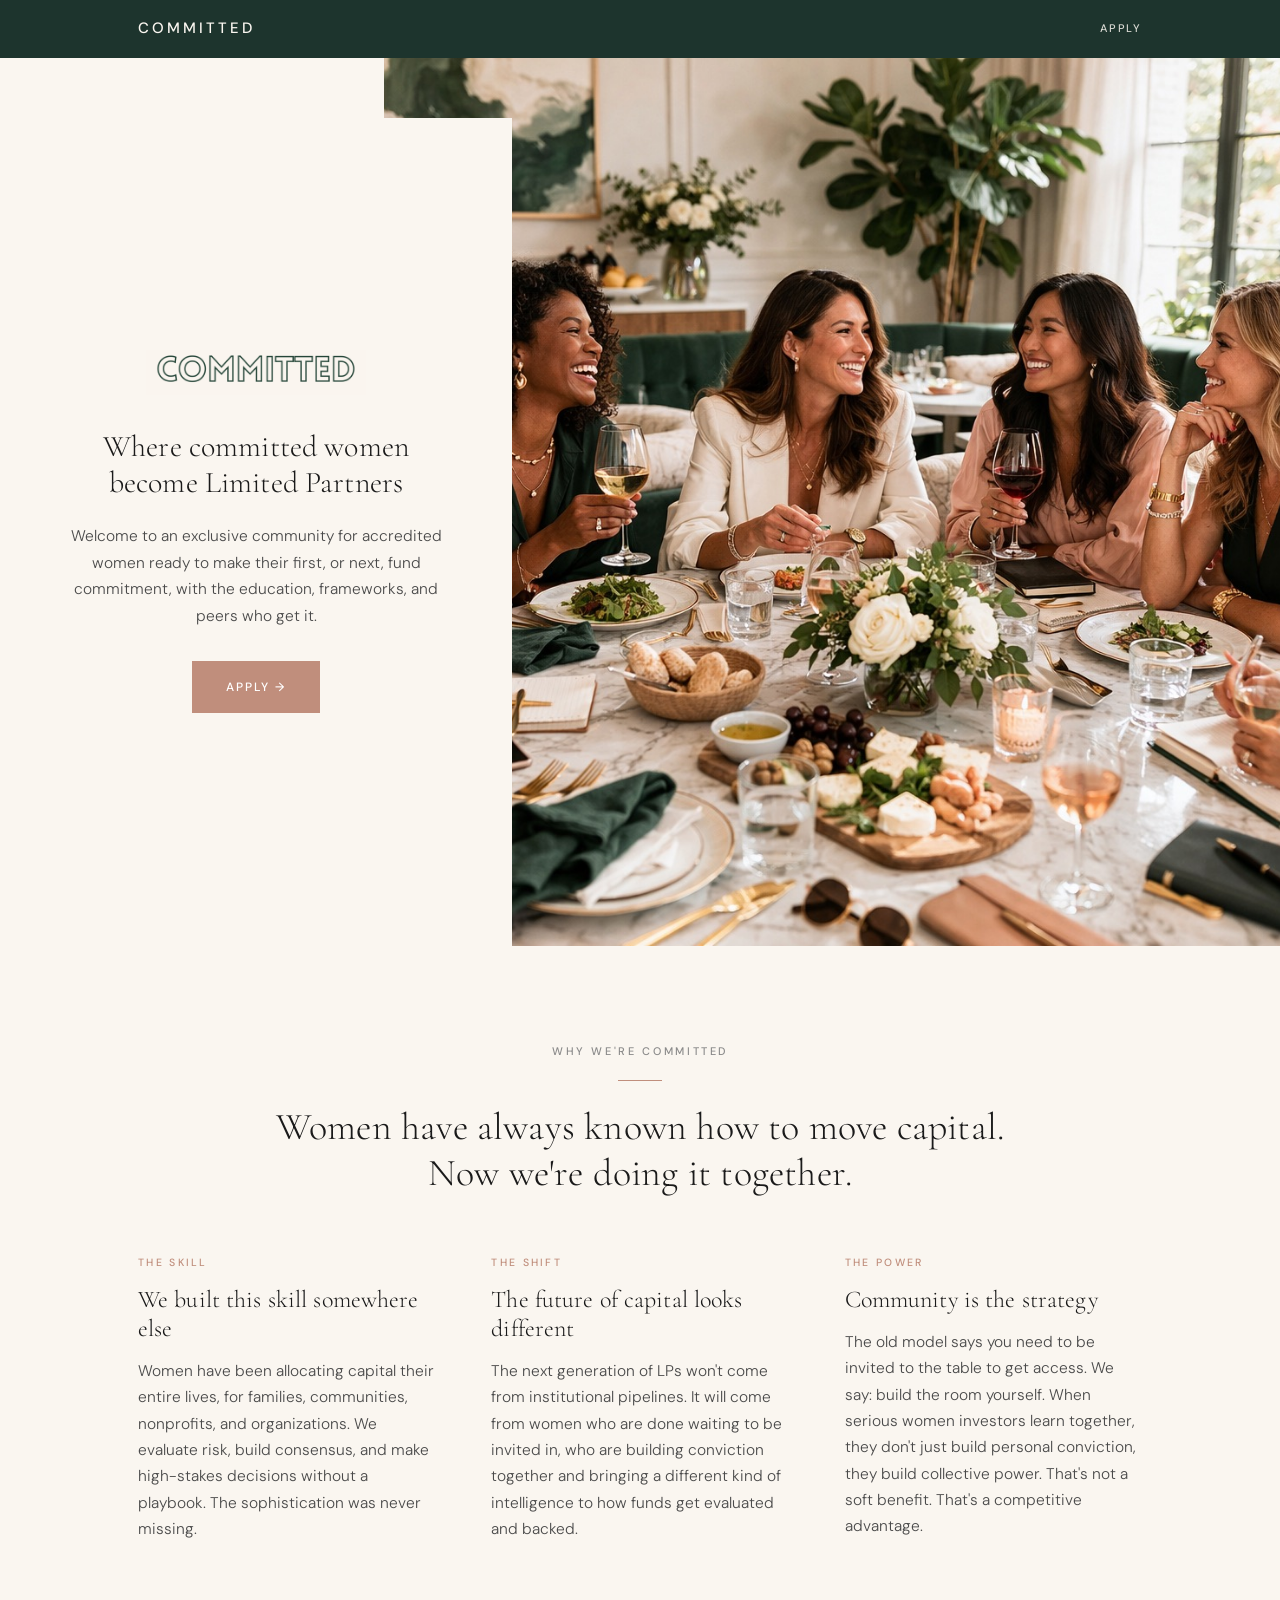
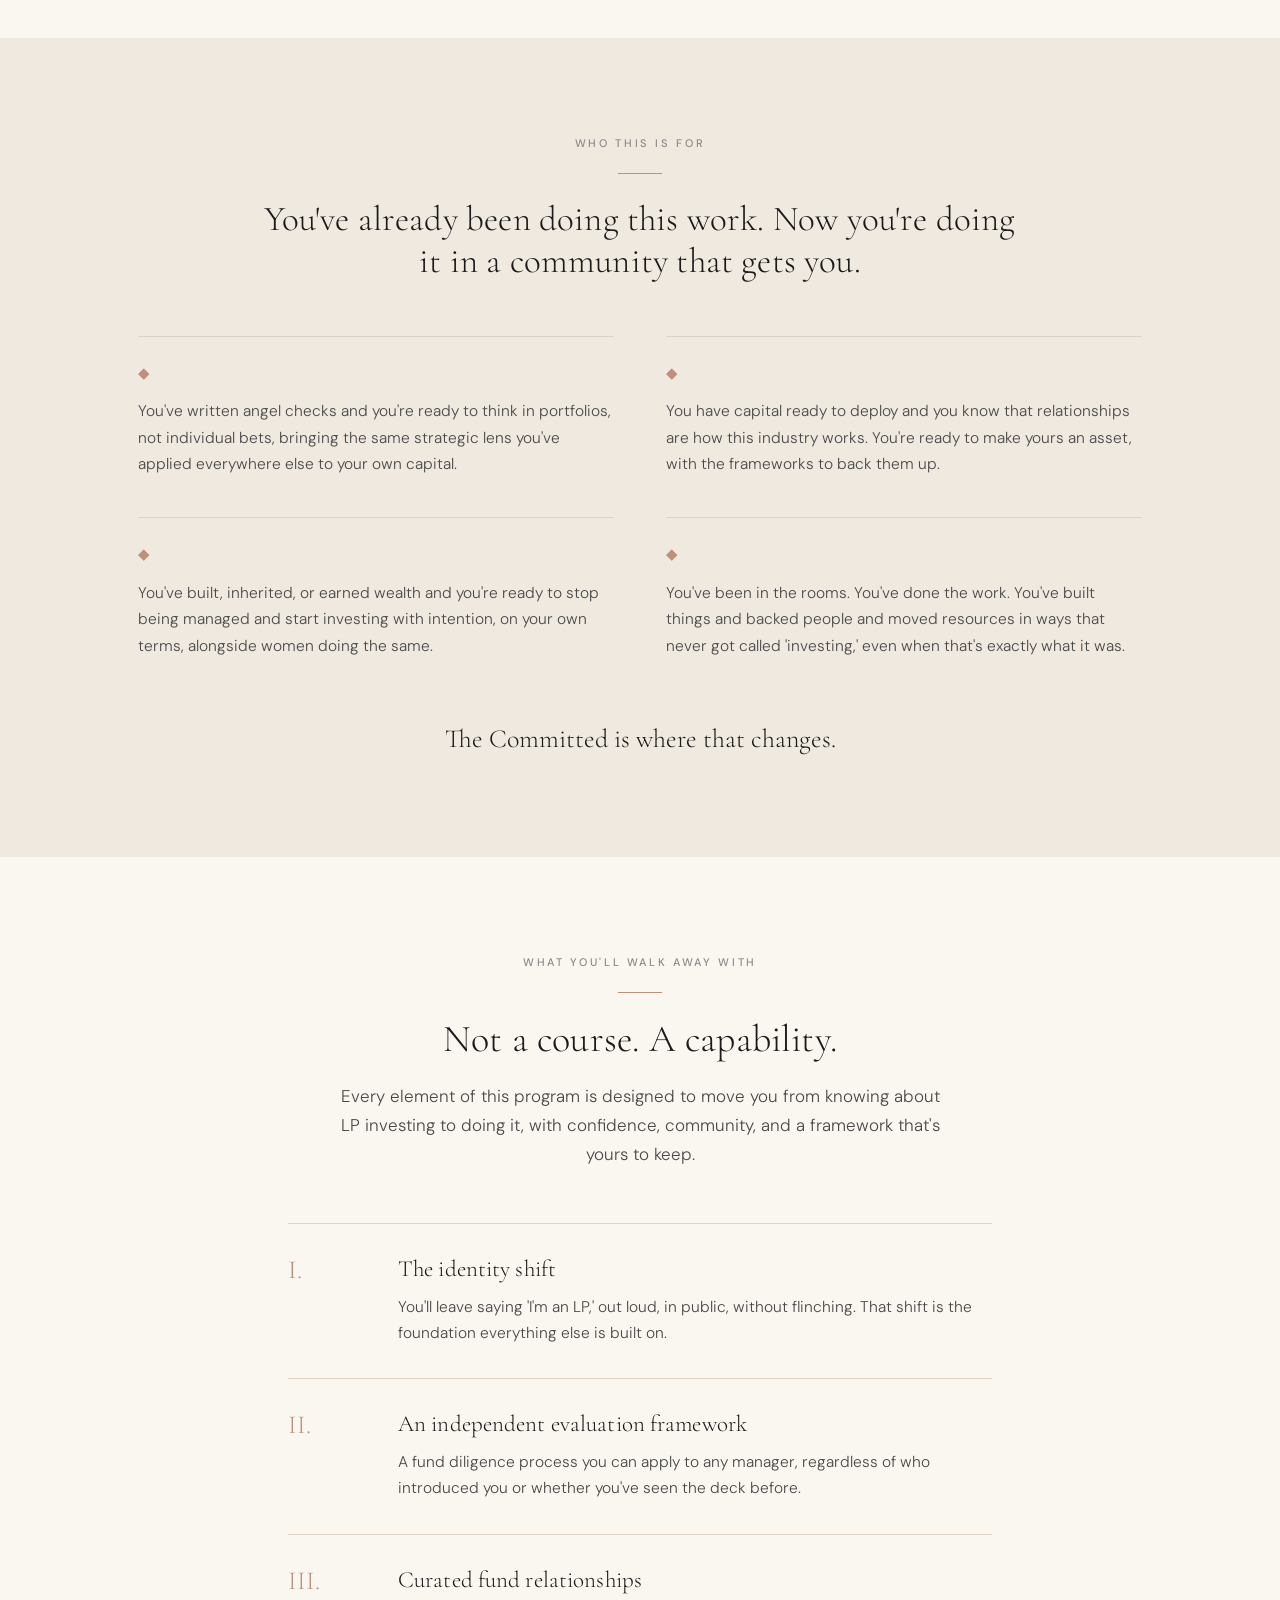
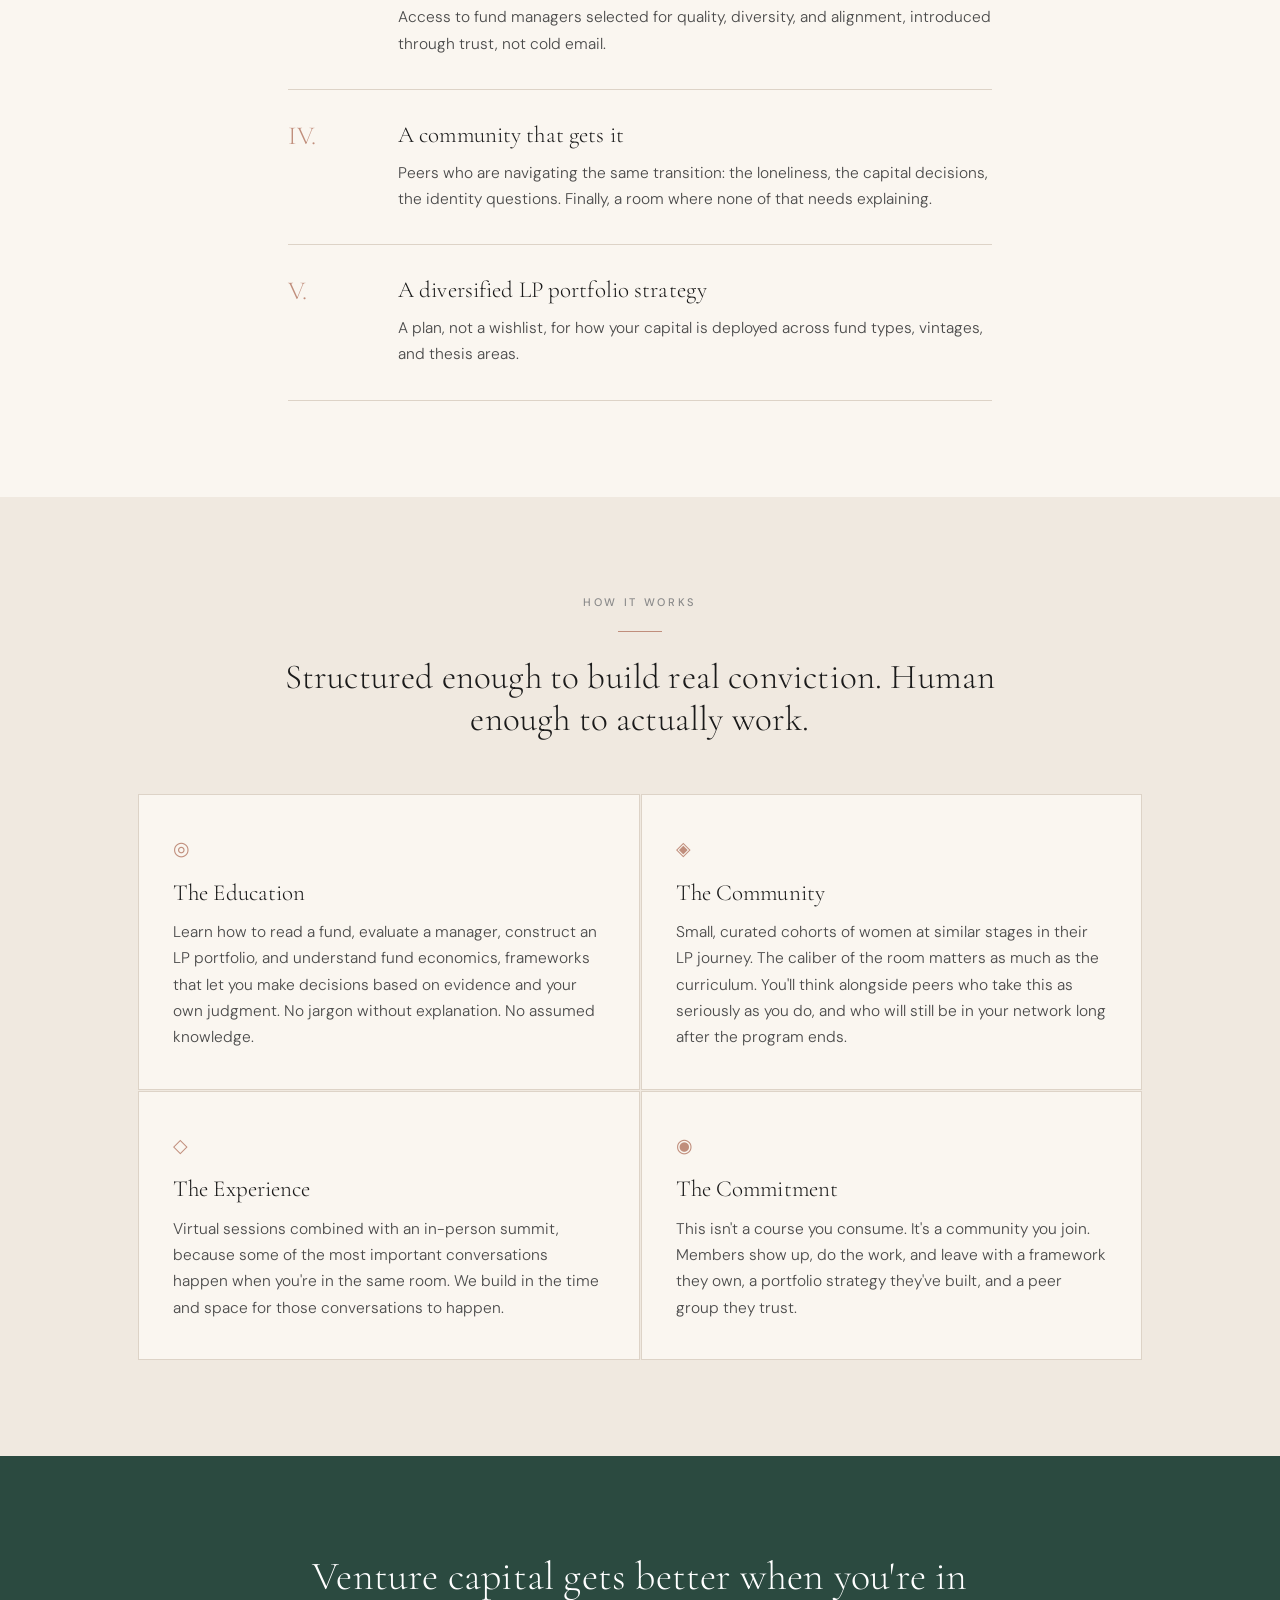
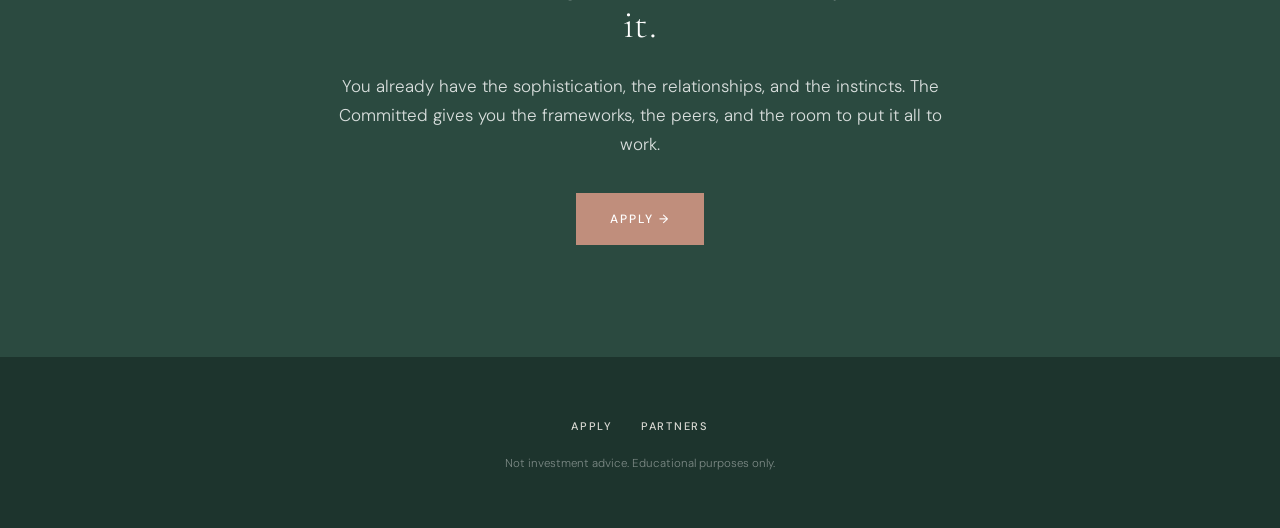
<file: index.html>
<!DOCTYPE html>
<html lang="en">
<head>
<meta charset="utf-8">
<meta name="viewport" content="width=device-width, initial-scale=1">
<title>Committed - An exclusive community for HNW women</title>
<meta name="description" content="Where committed women become Limited Partners. An exclusive community for accredited women ready to make their first or next fund commitment.">
<link rel="icon" href="assets/favicon.png">
<link rel="preconnect" href="https://fonts.googleapis.com">
<link rel="preconnect" href="https://fonts.gstatic.com" crossorigin>
<link href="https://fonts.googleapis.com/css2?family=Cormorant+Garamond:ital,wght@0,300;0,400;1,300;1,400&family=DM+Sans:wght@300;400;500&display=swap" rel="stylesheet">
<link rel="stylesheet" href="style.css">
</head>
<body>

<header class="masthead">
  <div class="wrap">
    <a class="brand" href="/">Committed</a>
    <nav>
      <a href="/apply/">Apply</a>
    </nav>
  </div>
</header>

<!-- ───────── hero ───────── -->

<div class="hero">
  <div class="hero-panel">
    <div class="hero-inner">
      <img class="wordmark" src="assets/wordmark-outline.png" alt="Committed" width="1000" height="208">
      <h1>Where committed women become Limited Partners</h1>
      <p class="lede">Welcome to an exclusive community for accredited women ready to make their first, or next, fund commitment, with the education, frameworks, and peers who get it.</p>
      <a class="btn" href="/apply/">Apply &rarr;</a>
    </div>
  </div>
  <div class="hero-photo" role="img" aria-label="Committed members in conversation over dinner"></div>
</div>

<!-- ───────── why ───────── -->

<section>
  <div class="wrap" style="text-align:center;">
    <p class="eyebrow">Why we're committed</p>
    <hr class="rule">
    <h2 style="font-size:clamp(26px,3.8vw,38px);max-width:780px;margin:0 auto;">Women have always known how to move capital. Now we're doing it together.</h2>

    <div class="threeup">
      <div>
        <div class="label">The skill</div>
        <h3>We built this skill somewhere else</h3>
        <p>Women have been allocating capital their entire lives, for families, communities, nonprofits, and organizations. We evaluate risk, build consensus, and make high-stakes decisions without a playbook. The sophistication was never missing.</p>
      </div>
      <div>
        <div class="label">The shift</div>
        <h3>The future of capital looks different</h3>
        <p>The next generation of LPs won't come from institutional pipelines. It will come from women who are done waiting to be invited in, who are building conviction together and bringing a different kind of intelligence to how funds get evaluated and backed.</p>
      </div>
      <div>
        <div class="label">The power</div>
        <h3>Community is the strategy</h3>
        <p>The old model says you need to be invited to the table to get access. We say: build the room yourself. When serious women investors learn together, they don't just build personal conviction, they build collective power. That's not a soft benefit. That's a competitive advantage.</p>
      </div>
    </div>
  </div>
</section>

<!-- ───────── who this is for ───────── -->

<section class="sec-warm">
  <div class="wrap">
    <div style="text-align:center;">
      <p class="eyebrow">Who this is for</p>
      <hr class="rule">
      <h2 style="font-size:clamp(25px,3.6vw,35px);max-width:760px;margin:0 auto;">You've already been doing this work. Now you're doing it in a community that gets you.</h2>
    </div>

    <div class="audience">
      <div class="item">
        <div class="glyph">&#9670;</div>
        <p>You've written angel checks and you're ready to think in portfolios, not individual bets, bringing the same strategic lens you've applied everywhere else to your own capital.</p>
      </div>
      <div class="item">
        <div class="glyph">&#9670;</div>
        <p>You have capital ready to deploy and you know that relationships are how this industry works. You're ready to make yours an asset, with the frameworks to back them up.</p>
      </div>
      <div class="item">
        <div class="glyph">&#9670;</div>
        <p>You've built, inherited, or earned wealth and you're ready to stop being managed and start investing with intention, on your own terms, alongside women doing the same.</p>
      </div>
      <div class="item">
        <div class="glyph">&#9670;</div>
        <p>You've been in the rooms. You've done the work. You've built things and backed people and moved resources in ways that never got called 'investing,' even when that's exactly what it was.</p>
      </div>
    </div>

    <p class="closer-line">The Committed is where that changes.</p>
  </div>
</section>

<!-- ───────── what you'll walk away with ───────── -->

<section>
  <div class="wrap narrow">
    <div style="text-align:center;">
      <p class="eyebrow">What you'll walk away with</p>
      <hr class="rule">
      <h2 style="font-size:clamp(26px,3.8vw,38px);">Not a course. A capability.</h2>
      <p class="lede" style="margin-top:20px;">Every element of this program is designed to move you from knowing about LP investing to doing it, with confidence, community, and a framework that's yours to keep.</p>
    </div>

    <div class="outcomes">
      <div class="outcome">
        <div class="num">I.</div>
        <div>
          <h3>The identity shift</h3>
          <p>You'll leave saying 'I'm an LP,' out loud, in public, without flinching. That shift is the foundation everything else is built on.</p>
        </div>
      </div>
      <div class="outcome">
        <div class="num">II.</div>
        <div>
          <h3>An independent evaluation framework</h3>
          <p>A fund diligence process you can apply to any manager, regardless of who introduced you or whether you've seen the deck before.</p>
        </div>
      </div>
      <div class="outcome">
        <div class="num">III.</div>
        <div>
          <h3>Curated fund relationships</h3>
          <p>Access to fund managers selected for quality, diversity, and alignment, introduced through trust, not cold email.</p>
        </div>
      </div>
      <div class="outcome">
        <div class="num">IV.</div>
        <div>
          <h3>A community that gets it</h3>
          <p>Peers who are navigating the same transition: the loneliness, the capital decisions, the identity questions. Finally, a room where none of that needs explaining.</p>
        </div>
      </div>
      <div class="outcome">
        <div class="num">V.</div>
        <div>
          <h3>A diversified LP portfolio strategy</h3>
          <p>A plan, not a wishlist, for how your capital is deployed across fund types, vintages, and thesis areas.</p>
        </div>
      </div>
    </div>
  </div>
</section>

<!-- ───────── how it works ───────── -->

<section class="sec-warm">
  <div class="wrap">
    <div style="text-align:center;">
      <p class="eyebrow">How it works</p>
      <hr class="rule">
      <h2 style="font-size:clamp(25px,3.6vw,35px);max-width:720px;margin:0 auto;">Structured enough to build real conviction. Human enough to actually work.</h2>
    </div>

    <div class="pillars">
      <div class="pillar">
        <div class="glyph">&#9678;</div>
        <h3>The Education</h3>
        <p>Learn how to read a fund, evaluate a manager, construct an LP portfolio, and understand fund economics, frameworks that let you make decisions based on evidence and your own judgment. No jargon without explanation. No assumed knowledge.</p>
      </div>
      <div class="pillar">
        <div class="glyph">&#9672;</div>
        <h3>The Community</h3>
        <p>Small, curated cohorts of women at similar stages in their LP journey. The caliber of the room matters as much as the curriculum. You'll think alongside peers who take this as seriously as you do, and who will still be in your network long after the program ends.</p>
      </div>
      <div class="pillar">
        <div class="glyph">&#9671;</div>
        <h3>The Experience</h3>
        <p>Virtual sessions combined with an in-person summit, because some of the most important conversations happen when you're in the same room. We build in the time and space for those conversations to happen.</p>
      </div>
      <div class="pillar">
        <div class="glyph">&#9673;</div>
        <h3>The Commitment</h3>
        <p>This isn't a course you consume. It's a community you join. Members show up, do the work, and leave with a framework they own, a portfolio strategy they've built, and a peer group they trust.</p>
      </div>
    </div>
  </div>
</section>

<!-- ───────── closing ───────── -->

<section class="sec-green closing">
  <div class="wrap">
    <h2>Venture capital gets better when you're in it.</h2>
    <p class="lede">You already have the sophistication, the relationships, and the instincts. The Committed gives you the frameworks, the peers, and the room to put it all to work.</p>
    <p style="margin-top:34px;"><a class="btn" href="/apply/">Apply &rarr;</a></p>
  </div>
</section>

<footer>
  <div class="wrap">
    <nav>
      <a href="/apply/">Apply</a>
      <a href="/partners/">Partners</a>
    </nav>
    <div class="disclaimer">Not investment advice. Educational purposes only.</div>
  </div>
</footer>

</body>
</html>
</file>
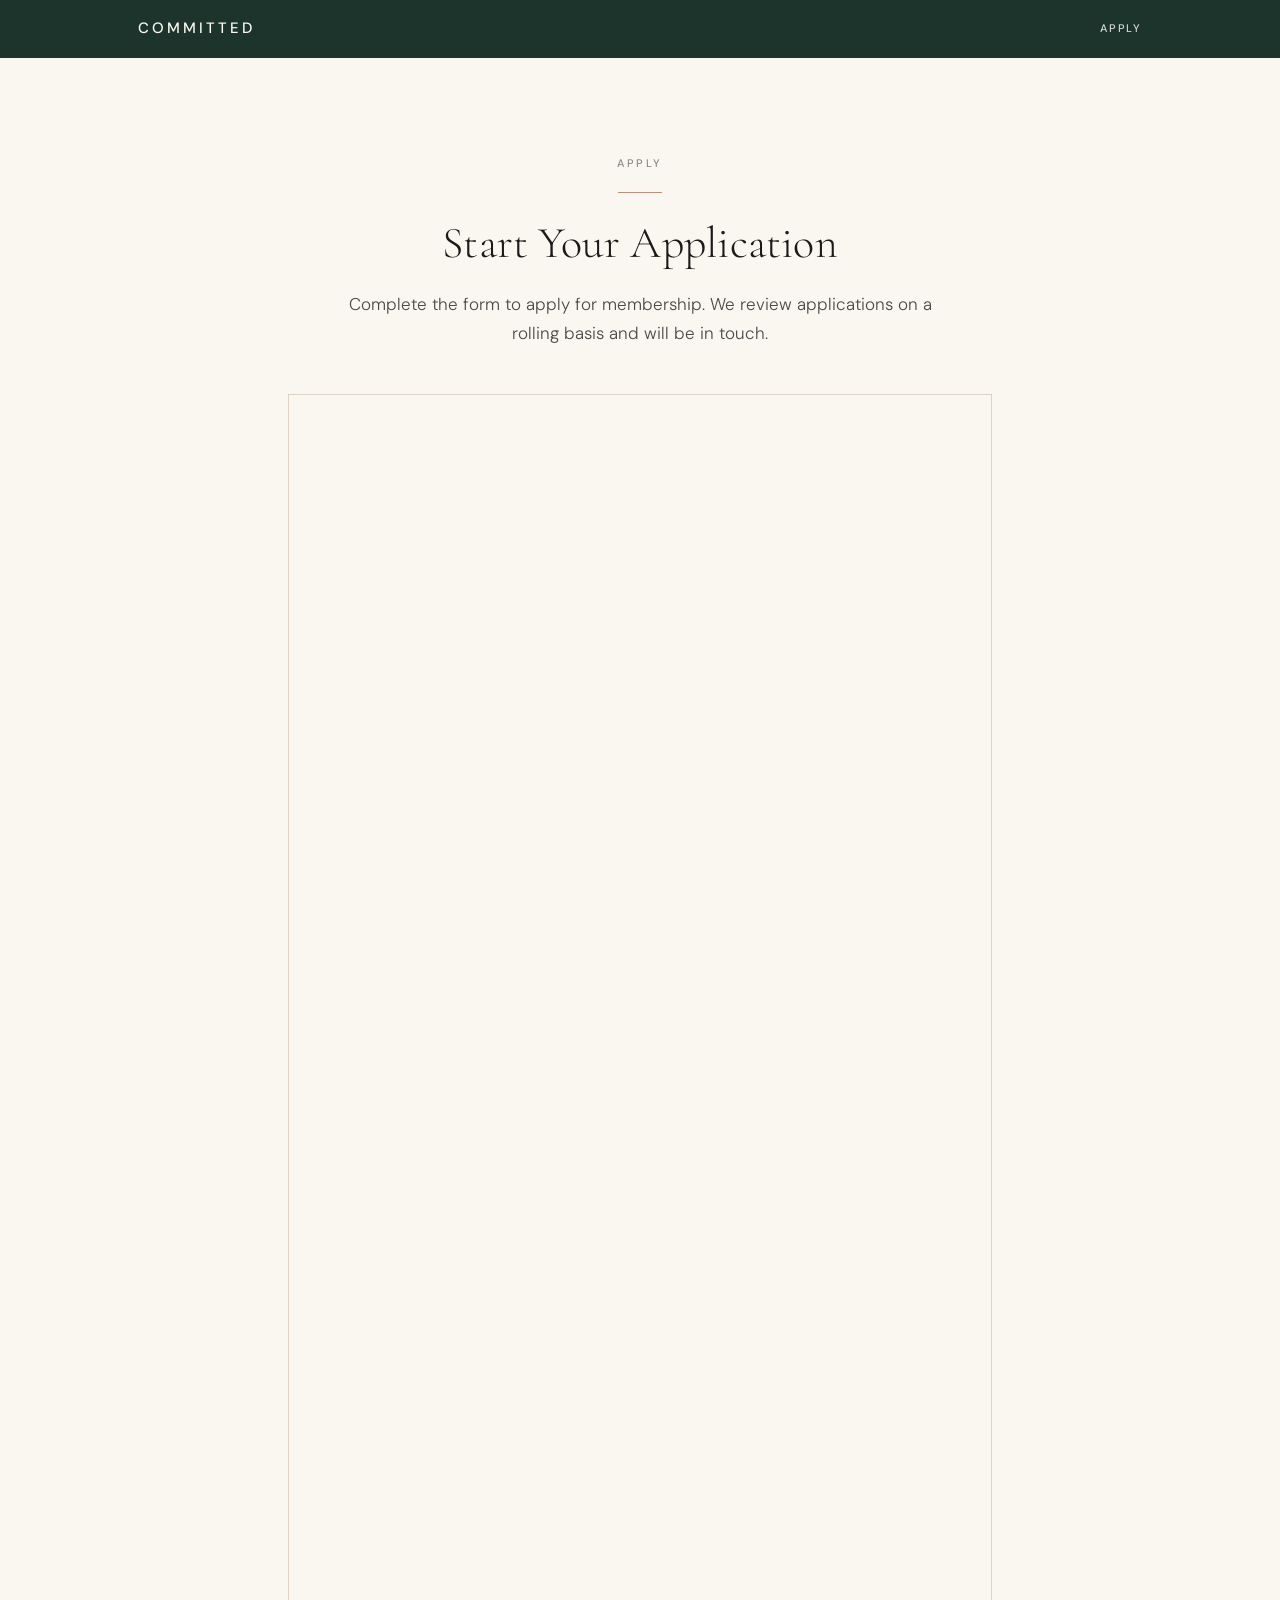
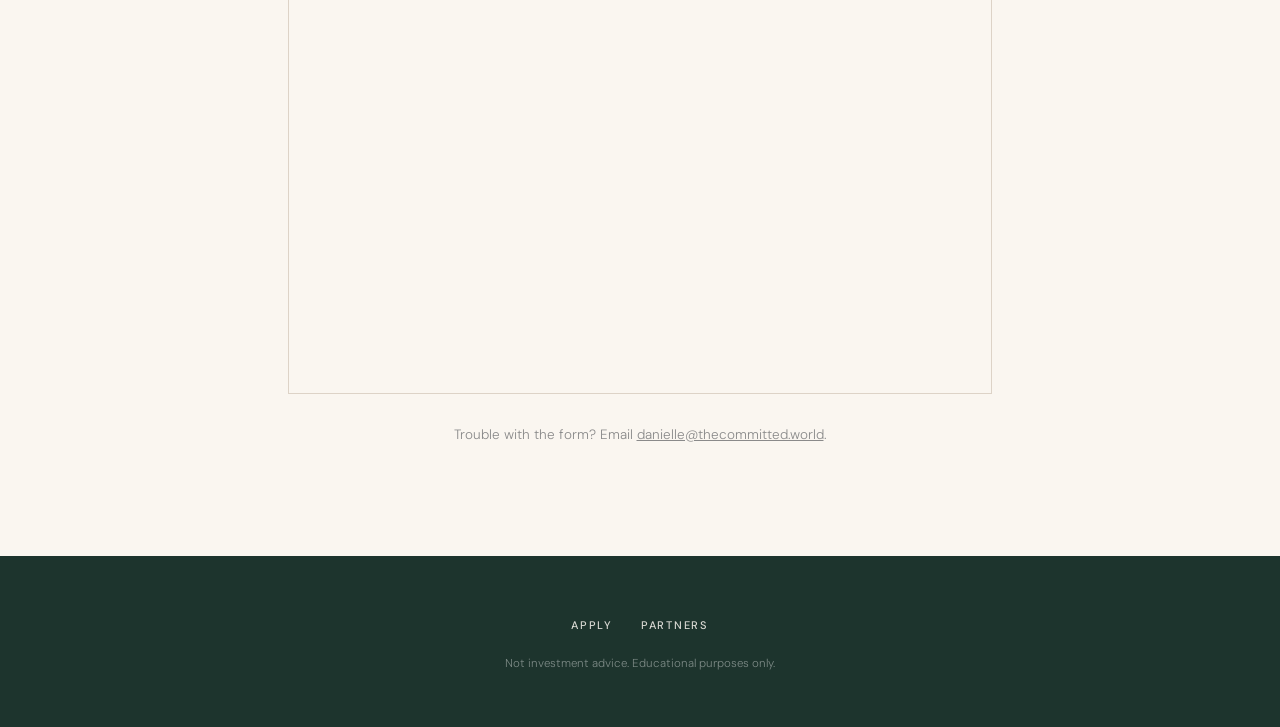
<file: apply/index.html>
<!DOCTYPE html>
<html lang="en">
<head>
<meta charset="utf-8">
<meta name="viewport" content="width=device-width, initial-scale=1">
<title>Apply | Committed</title>
<meta name="description" content="Apply for membership in Committed. We review applications on a rolling basis.">
<link rel="icon" href="/assets/favicon.png">
<link rel="preconnect" href="https://fonts.googleapis.com">
<link rel="preconnect" href="https://fonts.gstatic.com" crossorigin>
<link href="https://fonts.googleapis.com/css2?family=Cormorant+Garamond:ital,wght@0,300;0,400;1,300;1,400&family=DM+Sans:wght@300;400;500&display=swap" rel="stylesheet">
<link rel="stylesheet" href="/style.css">
</head>
<body>

<header class="masthead">
  <div class="wrap">
    <a class="brand" href="/">Committed</a>
    <nav>
      <a href="/apply/">Apply</a>
    </nav>
  </div>
</header>

<section>
  <div class="wrap narrow">
    <div style="text-align:center;">
      <p class="eyebrow">Apply</p>
      <hr class="rule">
      <h1 style="font-size:clamp(30px,4.6vw,44px);">Start Your Application</h1>
      <p class="lede" style="margin-top:20px;">Complete the form to apply for membership. We review applications on a rolling basis and will be in touch.</p>
    </div>

    <!-- Notion form, unchanged from the Lovable site. Edit the questions in
         Notion (the "Form builder" view on the Apply database); nothing here
         needs to change when you do. -->
    <iframe
      class="form-frame"
      src="https://lush-lan-328.notion.site/ebd/327b6cb078b480abaf02fb4515793ebf"
      title="Committed membership application"
      loading="lazy"
      allowfullscreen></iframe>

    <p style="color:var(--ink-light);font-size:13.5px;margin-top:22px;text-align:center;">
      Trouble with the form? Email
      <a href="mailto:danielle@thecommitted.world">danielle@thecommitted.world</a>.
    </p>
  </div>
</section>

<footer>
  <div class="wrap">
    <nav>
      <a href="/apply/">Apply</a>
      <a href="/partners/">Partners</a>
    </nav>
    <div class="disclaimer">Not investment advice. Educational purposes only.</div>
  </div>
</footer>

</body>
</html>
</file>
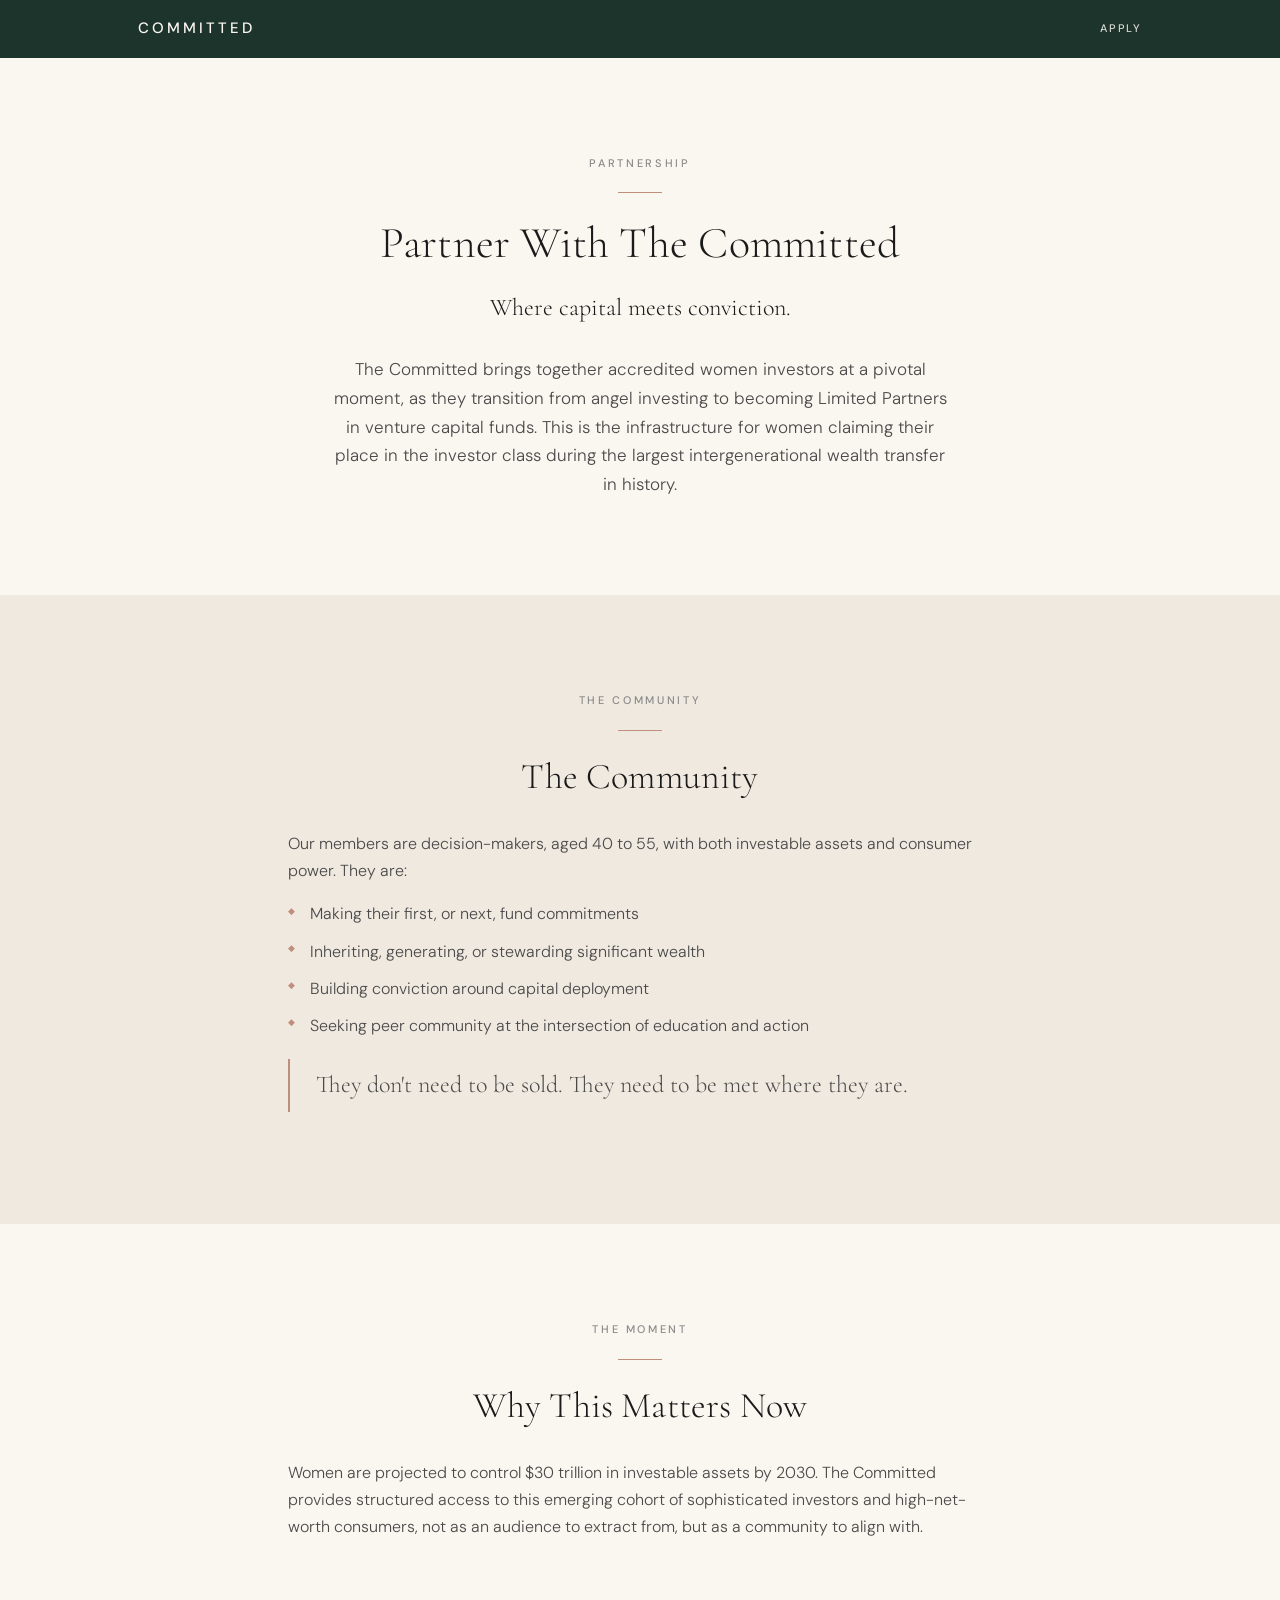
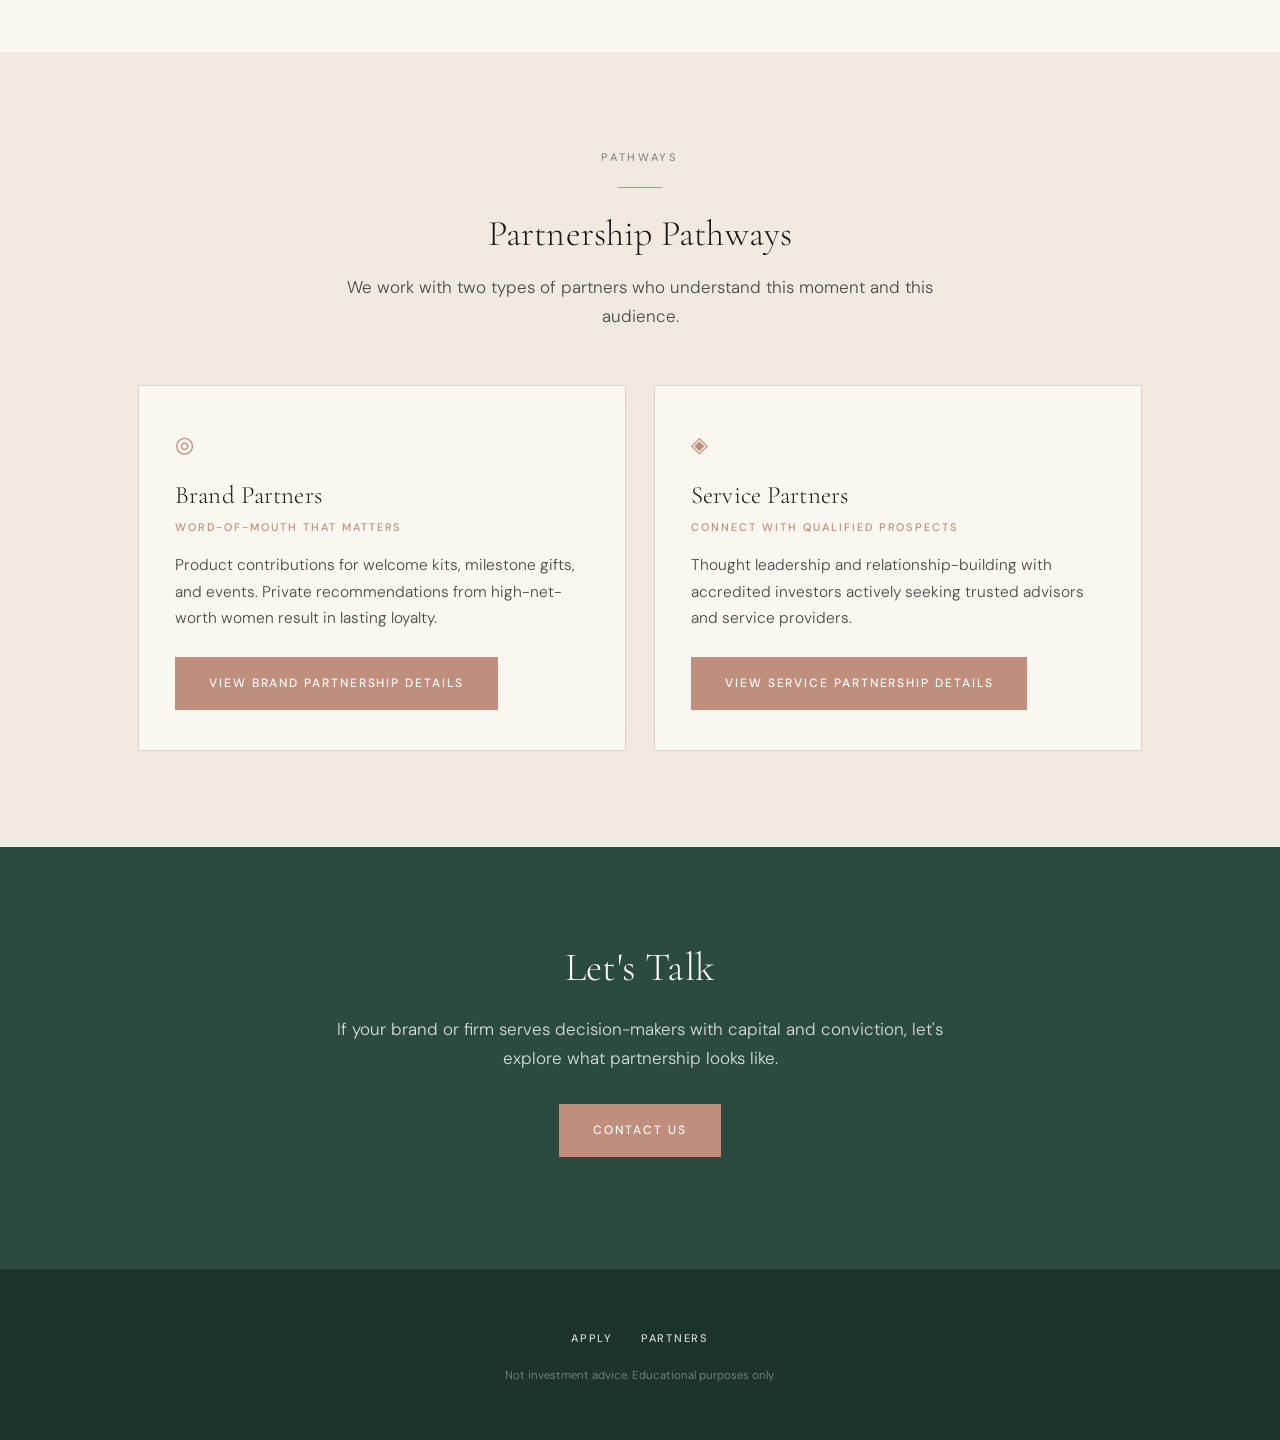
<file: partners/index.html>
<!DOCTYPE html>
<html lang="en">
<head>
<meta charset="utf-8">
<meta name="viewport" content="width=device-width, initial-scale=1">
<title>Partner With The Committed</title>
<meta name="description" content="Where capital meets conviction. Partnership pathways for brands and service providers who serve accredited women investors.">
<link rel="icon" href="/assets/favicon.png">
<link rel="preconnect" href="https://fonts.googleapis.com">
<link rel="preconnect" href="https://fonts.gstatic.com" crossorigin>
<link href="https://fonts.googleapis.com/css2?family=Cormorant+Garamond:ital,wght@0,300;0,400;1,300;1,400&family=DM+Sans:wght@300;400;500&display=swap" rel="stylesheet">
<link rel="stylesheet" href="/style.css">
</head>
<body>

<header class="masthead">
  <div class="wrap">
    <a class="brand" href="/">Committed</a>
    <nav>
      <a href="/apply/">Apply</a>
    </nav>
  </div>
</header>

<section>
  <div class="wrap narrow" style="text-align:center;">
    <p class="eyebrow">Partnership</p>
    <hr class="rule">
    <h1 style="font-size:clamp(30px,4.6vw,44px);">Partner With The Committed</h1>
    <p style="font-family:var(--serif);font-size:24px;margin:18px 0 26px;">Where capital meets conviction.</p>
    <p class="lede">The Committed brings together accredited women investors at a pivotal moment, as they transition from angel investing to becoming Limited Partners in venture capital funds. This is the infrastructure for women claiming their place in the investor class during the largest intergenerational wealth transfer in history.</p>
  </div>
</section>

<section class="sec-warm">
  <div class="wrap narrow">
    <div style="text-align:center;">
      <p class="eyebrow">The community</p>
      <hr class="rule">
      <h2 style="font-size:clamp(26px,3.8vw,36px);">The Community</h2>
    </div>
    <div class="prose" style="margin-top:32px;">
      <p>Our members are decision-makers, aged 40 to 55, with both investable assets and consumer power. They are:</p>
      <ul>
        <li>Making their first, or next, fund commitments</li>
        <li>Inheriting, generating, or stewarding significant wealth</li>
        <li>Building conviction around capital deployment</li>
        <li>Seeking peer community at the intersection of education and action</li>
      </ul>
      <p class="pull">They don't need to be sold. They need to be met where they are.</p>
    </div>
  </div>
</section>

<section>
  <div class="wrap narrow">
    <div style="text-align:center;">
      <p class="eyebrow">The moment</p>
      <hr class="rule">
      <h2 style="font-size:clamp(26px,3.8vw,36px);">Why This Matters Now</h2>
    </div>
    <div class="prose" style="margin-top:32px;">
      <p>Women are projected to control $30 trillion in investable assets by 2030. The Committed provides structured access to this emerging cohort of sophisticated investors and high-net-worth consumers, not as an audience to extract from, but as a community to align with.</p>
    </div>
  </div>
</section>

<section class="sec-warm">
  <div class="wrap">
    <div style="text-align:center;">
      <p class="eyebrow">Pathways</p>
      <hr class="rule">
      <h2 style="font-size:clamp(26px,3.8vw,36px);">Partnership Pathways</h2>
      <p class="lede" style="margin-top:18px;">We work with two types of partners who understand this moment and this audience.</p>
    </div>

    <div class="pathways">
      <div class="pathway">
        <div class="glyph">&#9678;</div>
        <h3>Brand Partners</h3>
        <div class="sub">Word-of-mouth that matters</div>
        <p>Product contributions for welcome kits, milestone gifts, and events. Private recommendations from high-net-worth women result in lasting loyalty.</p>
        <div><a class="btn" href="/partners/brands/">View brand partnership details</a></div>
      </div>
      <div class="pathway">
        <div class="glyph">&#9672;</div>
        <h3>Service Partners</h3>
        <div class="sub">Connect with qualified prospects</div>
        <p>Thought leadership and relationship-building with accredited investors actively seeking trusted advisors and service providers.</p>
        <div><a class="btn" href="/partners/services/">View service partnership details</a></div>
      </div>
    </div>
  </div>
</section>

<section class="sec-green closing">
  <div class="wrap">
    <h2>Let's Talk</h2>
    <p class="lede">If your brand or firm serves decision-makers with capital and conviction, let's explore what partnership looks like.</p>
    <p style="margin-top:32px;"><a class="btn" href="mailto:danielle@thecommitted.world">Contact us</a></p>
  </div>
</section>

<footer>
  <div class="wrap">
    <nav>
      <a href="/apply/">Apply</a>
      <a href="/partners/">Partners</a>
    </nav>
    <div class="disclaimer">Not investment advice. Educational purposes only.</div>
  </div>
</footer>

</body>
</html>
</file>
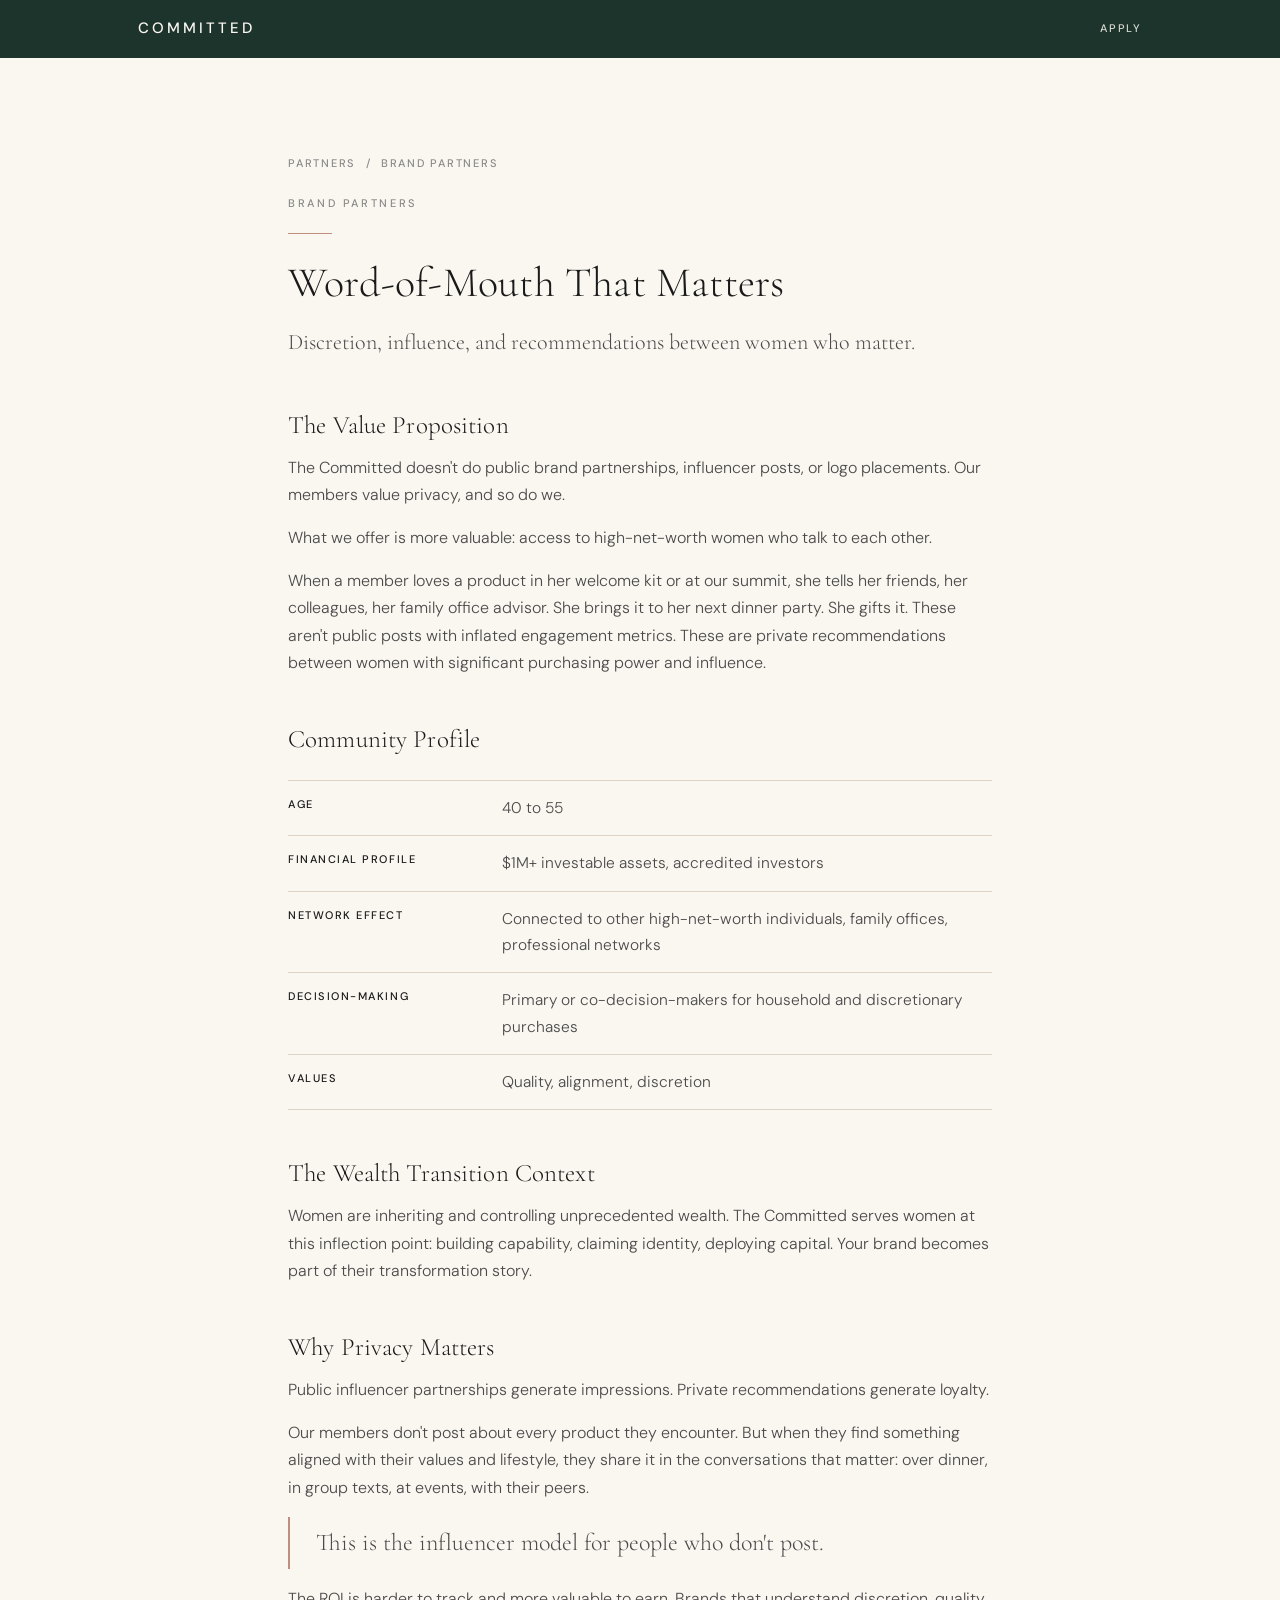
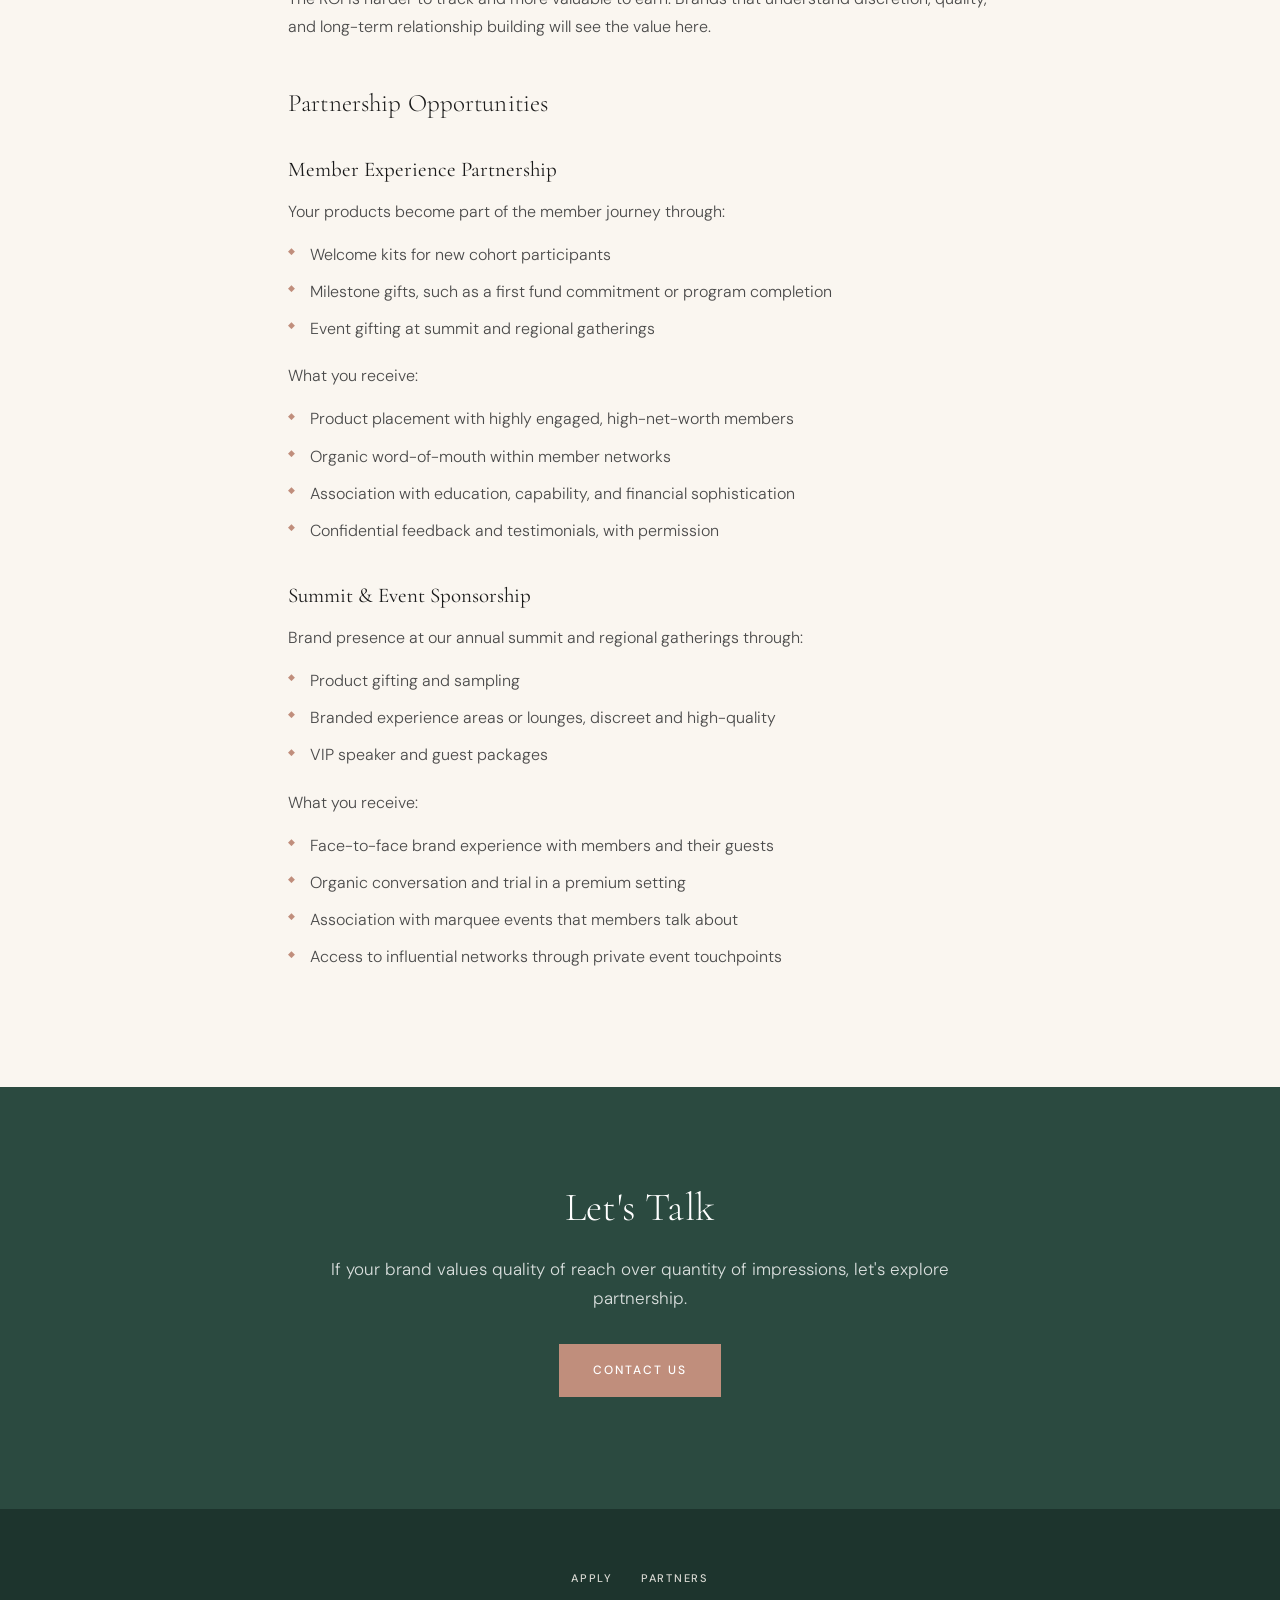
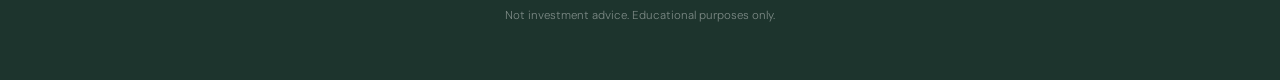
<file: partners/brands/index.html>
<!DOCTYPE html>
<html lang="en">
<head>
<meta charset="utf-8">
<meta name="viewport" content="width=device-width, initial-scale=1">
<title>Brand Partners | Committed</title>
<meta name="description" content="Discretion, influence, and recommendations between women who matter. Brand partnership with Committed.">
<link rel="icon" href="/assets/favicon.png">
<link rel="preconnect" href="https://fonts.googleapis.com">
<link rel="preconnect" href="https://fonts.gstatic.com" crossorigin>
<link href="https://fonts.googleapis.com/css2?family=Cormorant+Garamond:ital,wght@0,300;0,400;1,300;1,400&family=DM+Sans:wght@300;400;500&display=swap" rel="stylesheet">
<link rel="stylesheet" href="/style.css">
</head>
<body>

<header class="masthead">
  <div class="wrap">
    <a class="brand" href="/">Committed</a>
    <nav>
      <a href="/apply/">Apply</a>
    </nav>
  </div>
</header>

<section>
  <div class="wrap narrow">
    <p class="crumbs"><a href="/partners/">Partners</a> &nbsp;/&nbsp; Brand Partners</p>
    <p class="eyebrow">Brand partners</p>
    <hr class="rule rule-left">
    <h1 style="font-size:clamp(28px,4.4vw,42px);">Word-of-Mouth That Matters</h1>
    <p style="font-family:var(--serif);font-size:22px;margin:16px 0 0;color:var(--ink-mid);">Discretion, influence, and recommendations between women who matter.</p>

    <div class="prose">
      <h3>The Value Proposition</h3>
      <p>The Committed doesn't do public brand partnerships, influencer posts, or logo placements. Our members value privacy, and so do we.</p>
      <p>What we offer is more valuable: access to high-net-worth women who talk to each other.</p>
      <p>When a member loves a product in her welcome kit or at our summit, she tells her friends, her colleagues, her family office advisor. She brings it to her next dinner party. She gifts it. These aren't public posts with inflated engagement metrics. These are private recommendations between women with significant purchasing power and influence.</p>

      <h3>Community Profile</h3>
      <dl class="factlist">
        <div><dt>Age</dt><dd>40 to 55</dd></div>
        <div><dt>Financial profile</dt><dd>$1M+ investable assets, accredited investors</dd></div>
        <div><dt>Network effect</dt><dd>Connected to other high-net-worth individuals, family offices, professional networks</dd></div>
        <div><dt>Decision-making</dt><dd>Primary or co-decision-makers for household and discretionary purchases</dd></div>
        <div><dt>Values</dt><dd>Quality, alignment, discretion</dd></div>
      </dl>

      <h3>The Wealth Transition Context</h3>
      <p>Women are inheriting and controlling unprecedented wealth. The Committed serves women at this inflection point: building capability, claiming identity, deploying capital. Your brand becomes part of their transformation story.</p>

      <h3>Why Privacy Matters</h3>
      <p>Public influencer partnerships generate impressions. Private recommendations generate loyalty.</p>
      <p>Our members don't post about every product they encounter. But when they find something aligned with their values and lifestyle, they share it in the conversations that matter: over dinner, in group texts, at events, with their peers.</p>
      <p class="pull">This is the influencer model for people who don't post.</p>
      <p>The ROI is harder to track and more valuable to earn. Brands that understand discretion, quality, and long-term relationship building will see the value here.</p>

      <h3>Partnership Opportunities</h3>

      <h4>Member Experience Partnership</h4>
      <p>Your products become part of the member journey through:</p>
      <ul>
        <li>Welcome kits for new cohort participants</li>
        <li>Milestone gifts, such as a first fund commitment or program completion</li>
        <li>Event gifting at summit and regional gatherings</li>
      </ul>
      <p>What you receive:</p>
      <ul>
        <li>Product placement with highly engaged, high-net-worth members</li>
        <li>Organic word-of-mouth within member networks</li>
        <li>Association with education, capability, and financial sophistication</li>
        <li>Confidential feedback and testimonials, with permission</li>
      </ul>

      <h4>Summit &amp; Event Sponsorship</h4>
      <p>Brand presence at our annual summit and regional gatherings through:</p>
      <ul>
        <li>Product gifting and sampling</li>
        <li>Branded experience areas or lounges, discreet and high-quality</li>
        <li>VIP speaker and guest packages</li>
      </ul>
      <p>What you receive:</p>
      <ul>
        <li>Face-to-face brand experience with members and their guests</li>
        <li>Organic conversation and trial in a premium setting</li>
        <li>Association with marquee events that members talk about</li>
        <li>Access to influential networks through private event touchpoints</li>
      </ul>
    </div>
  </div>
</section>

<section class="sec-green closing">
  <div class="wrap">
    <h2>Let's Talk</h2>
    <p class="lede">If your brand values quality of reach over quantity of impressions, let's explore partnership.</p>
    <p style="margin-top:32px;"><a class="btn" href="mailto:danielle@thecommitted.world">Contact us</a></p>
  </div>
</section>

<footer>
  <div class="wrap">
    <nav>
      <a href="/apply/">Apply</a>
      <a href="/partners/">Partners</a>
    </nav>
    <div class="disclaimer">Not investment advice. Educational purposes only.</div>
  </div>
</footer>

</body>
</html>
</file>
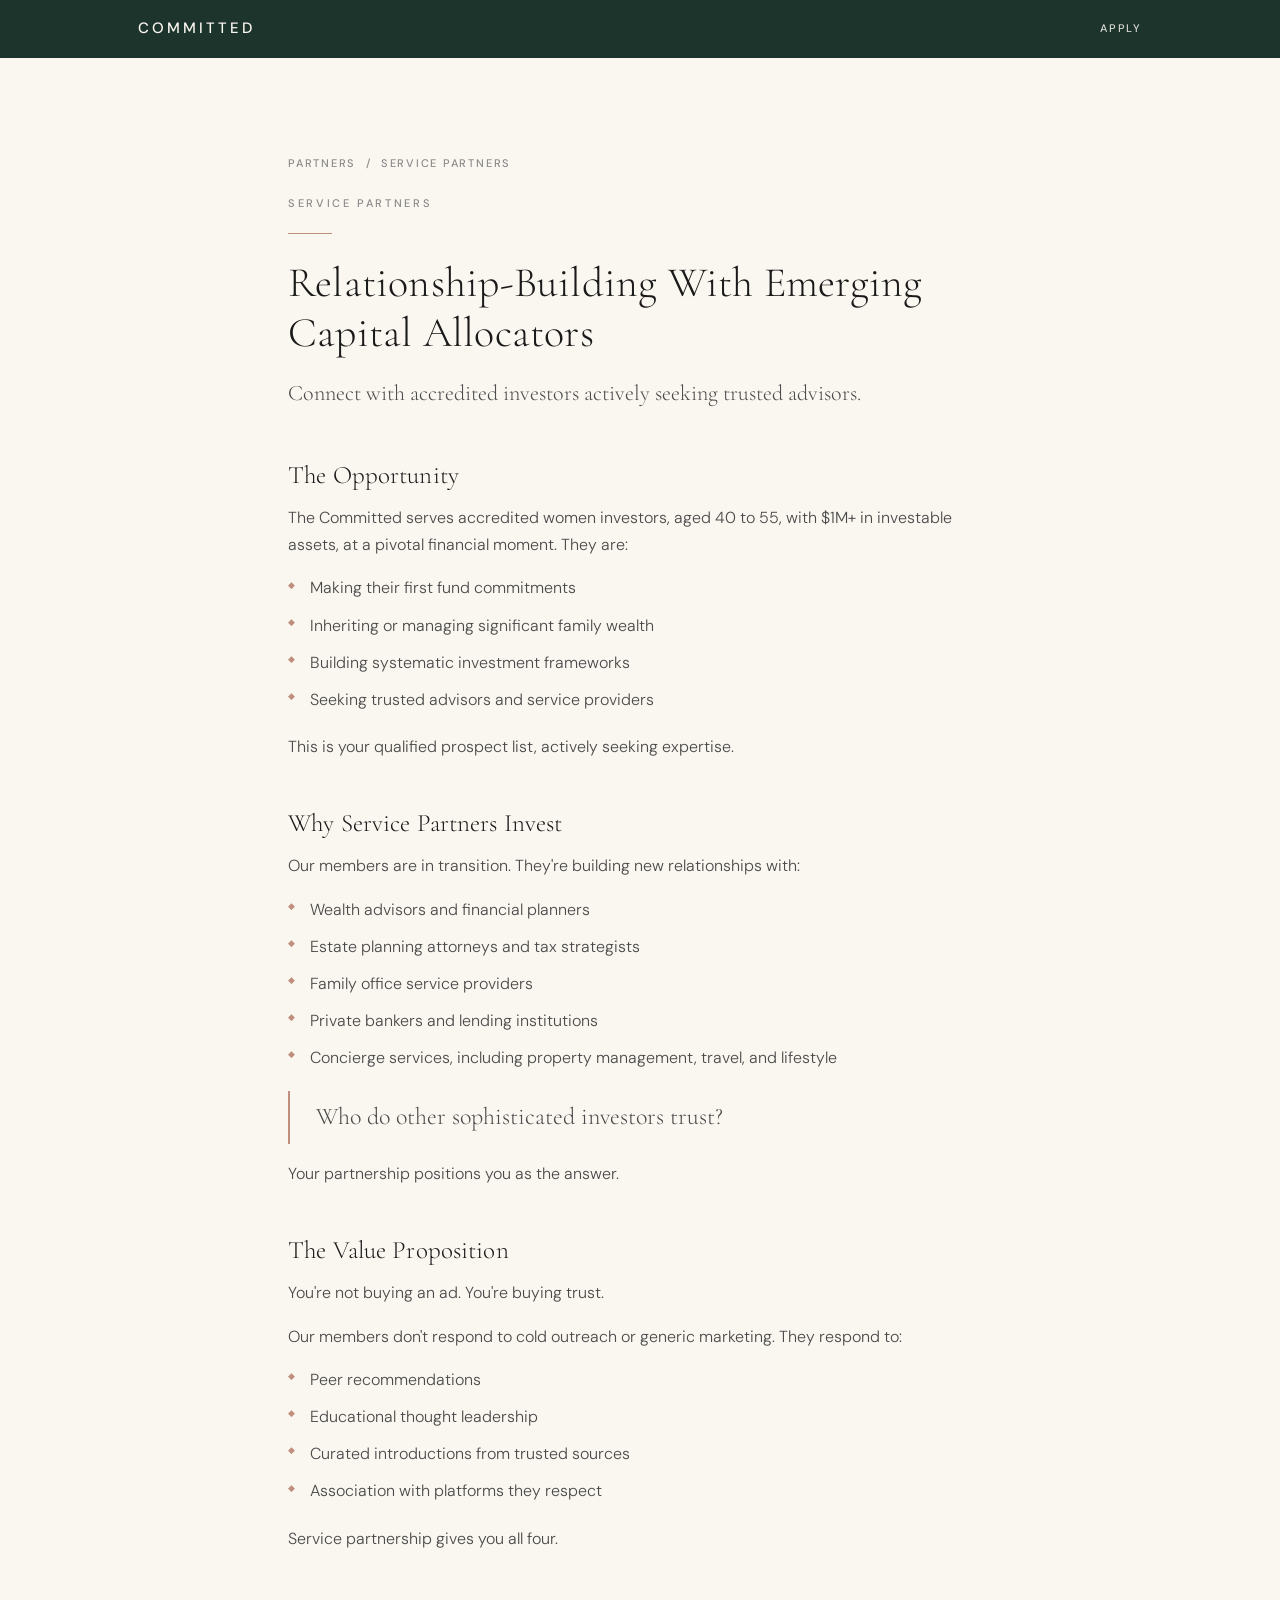
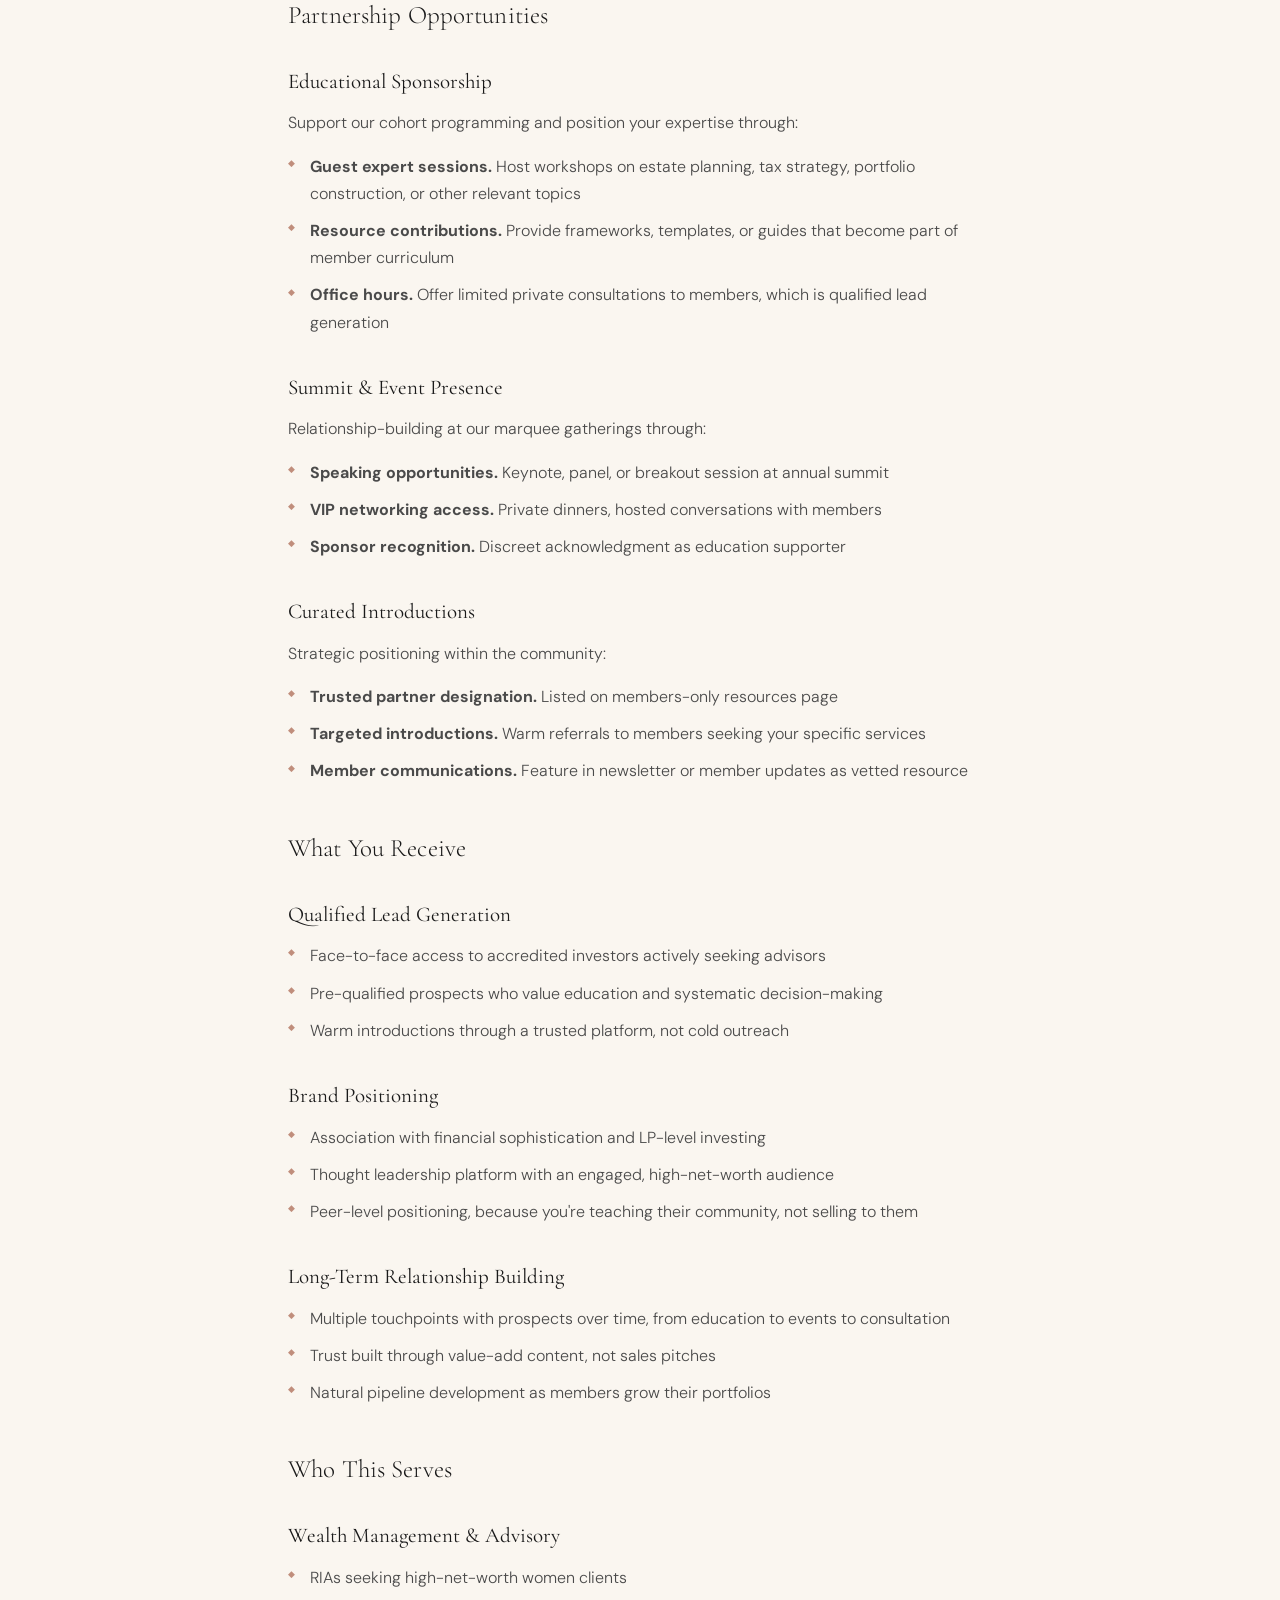
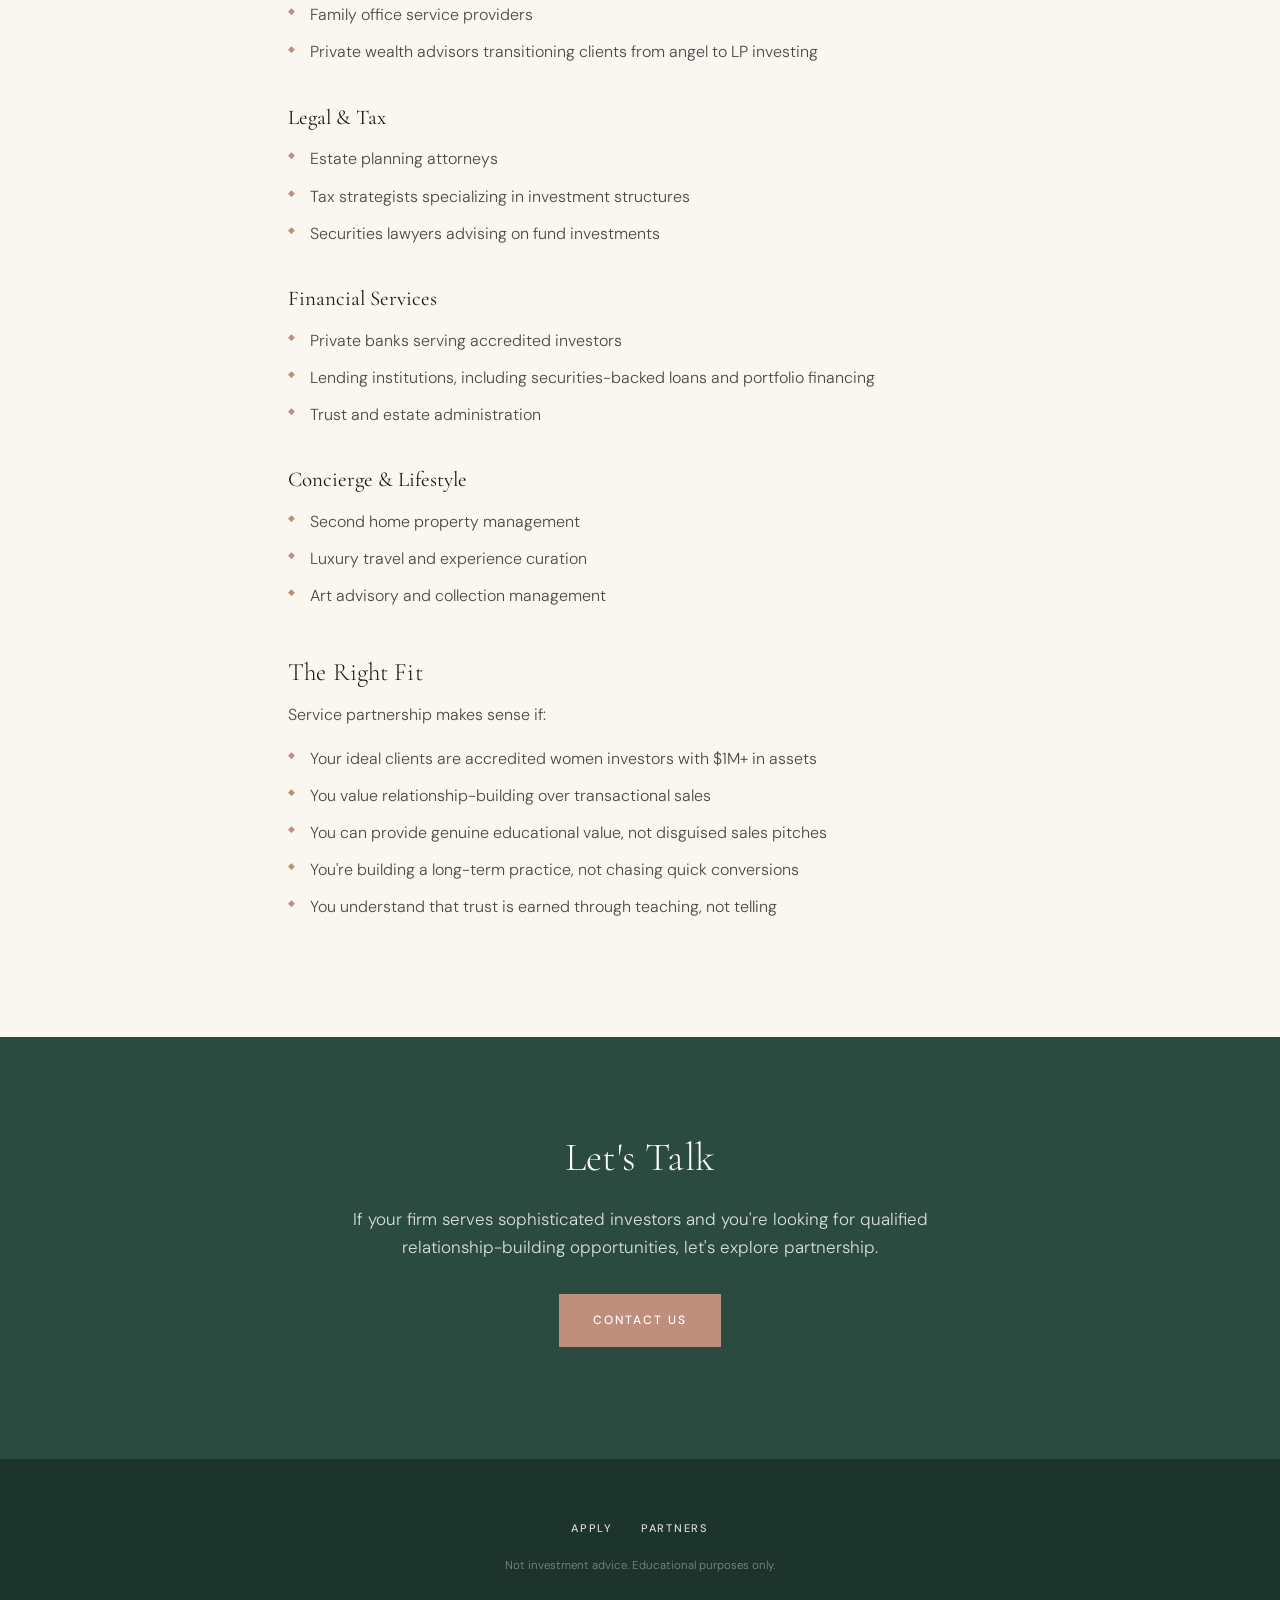
<file: partners/services/index.html>
<!DOCTYPE html>
<html lang="en">
<head>
<meta charset="utf-8">
<meta name="viewport" content="width=device-width, initial-scale=1">
<title>Service Partners | Committed</title>
<meta name="description" content="Relationship-building with emerging capital allocators. Connect with accredited investors actively seeking trusted advisors.">
<link rel="icon" href="/assets/favicon.png">
<link rel="preconnect" href="https://fonts.googleapis.com">
<link rel="preconnect" href="https://fonts.gstatic.com" crossorigin>
<link href="https://fonts.googleapis.com/css2?family=Cormorant+Garamond:ital,wght@0,300;0,400;1,300;1,400&family=DM+Sans:wght@300;400;500&display=swap" rel="stylesheet">
<link rel="stylesheet" href="/style.css">
</head>
<body>

<header class="masthead">
  <div class="wrap">
    <a class="brand" href="/">Committed</a>
    <nav>
      <a href="/apply/">Apply</a>
    </nav>
  </div>
</header>

<section>
  <div class="wrap narrow">
    <p class="crumbs"><a href="/partners/">Partners</a> &nbsp;/&nbsp; Service Partners</p>
    <p class="eyebrow">Service partners</p>
    <hr class="rule rule-left">
    <h1 style="font-size:clamp(28px,4.4vw,42px);">Relationship-Building With Emerging Capital Allocators</h1>
    <p style="font-family:var(--serif);font-size:22px;margin:16px 0 0;color:var(--ink-mid);">Connect with accredited investors actively seeking trusted advisors.</p>

    <div class="prose">
      <h3>The Opportunity</h3>
      <p>The Committed serves accredited women investors, aged 40 to 55, with $1M+ in investable assets, at a pivotal financial moment. They are:</p>
      <ul>
        <li>Making their first fund commitments</li>
        <li>Inheriting or managing significant family wealth</li>
        <li>Building systematic investment frameworks</li>
        <li>Seeking trusted advisors and service providers</li>
      </ul>
      <p>This is your qualified prospect list, actively seeking expertise.</p>

      <h3>Why Service Partners Invest</h3>
      <p>Our members are in transition. They're building new relationships with:</p>
      <ul>
        <li>Wealth advisors and financial planners</li>
        <li>Estate planning attorneys and tax strategists</li>
        <li>Family office service providers</li>
        <li>Private bankers and lending institutions</li>
        <li>Concierge services, including property management, travel, and lifestyle</li>
      </ul>
      <p class="pull">Who do other sophisticated investors trust?</p>
      <p>Your partnership positions you as the answer.</p>

      <h3>The Value Proposition</h3>
      <p>You're not buying an ad. You're buying trust.</p>
      <p>Our members don't respond to cold outreach or generic marketing. They respond to:</p>
      <ul>
        <li>Peer recommendations</li>
        <li>Educational thought leadership</li>
        <li>Curated introductions from trusted sources</li>
        <li>Association with platforms they respect</li>
      </ul>
      <p>Service partnership gives you all four.</p>

      <h3>Partnership Opportunities</h3>

      <h4>Educational Sponsorship</h4>
      <p>Support our cohort programming and position your expertise through:</p>
      <ul>
        <li><strong>Guest expert sessions.</strong> Host workshops on estate planning, tax strategy, portfolio construction, or other relevant topics</li>
        <li><strong>Resource contributions.</strong> Provide frameworks, templates, or guides that become part of member curriculum</li>
        <li><strong>Office hours.</strong> Offer limited private consultations to members, which is qualified lead generation</li>
      </ul>

      <h4>Summit &amp; Event Presence</h4>
      <p>Relationship-building at our marquee gatherings through:</p>
      <ul>
        <li><strong>Speaking opportunities.</strong> Keynote, panel, or breakout session at annual summit</li>
        <li><strong>VIP networking access.</strong> Private dinners, hosted conversations with members</li>
        <li><strong>Sponsor recognition.</strong> Discreet acknowledgment as education supporter</li>
      </ul>

      <h4>Curated Introductions</h4>
      <p>Strategic positioning within the community:</p>
      <ul>
        <li><strong>Trusted partner designation.</strong> Listed on members-only resources page</li>
        <li><strong>Targeted introductions.</strong> Warm referrals to members seeking your specific services</li>
        <li><strong>Member communications.</strong> Feature in newsletter or member updates as vetted resource</li>
      </ul>

      <h3>What You Receive</h3>

      <h4>Qualified Lead Generation</h4>
      <ul>
        <li>Face-to-face access to accredited investors actively seeking advisors</li>
        <li>Pre-qualified prospects who value education and systematic decision-making</li>
        <li>Warm introductions through a trusted platform, not cold outreach</li>
      </ul>

      <h4>Brand Positioning</h4>
      <ul>
        <li>Association with financial sophistication and LP-level investing</li>
        <li>Thought leadership platform with an engaged, high-net-worth audience</li>
        <li>Peer-level positioning, because you're teaching their community, not selling to them</li>
      </ul>

      <h4>Long-Term Relationship Building</h4>
      <ul>
        <li>Multiple touchpoints with prospects over time, from education to events to consultation</li>
        <li>Trust built through value-add content, not sales pitches</li>
        <li>Natural pipeline development as members grow their portfolios</li>
      </ul>

      <h3>Who This Serves</h3>

      <h4>Wealth Management &amp; Advisory</h4>
      <ul>
        <li>RIAs seeking high-net-worth women clients</li>
        <li>Family office service providers</li>
        <li>Private wealth advisors transitioning clients from angel to LP investing</li>
      </ul>

      <h4>Legal &amp; Tax</h4>
      <ul>
        <li>Estate planning attorneys</li>
        <li>Tax strategists specializing in investment structures</li>
        <li>Securities lawyers advising on fund investments</li>
      </ul>

      <h4>Financial Services</h4>
      <ul>
        <li>Private banks serving accredited investors</li>
        <li>Lending institutions, including securities-backed loans and portfolio financing</li>
        <li>Trust and estate administration</li>
      </ul>

      <h4>Concierge &amp; Lifestyle</h4>
      <ul>
        <li>Second home property management</li>
        <li>Luxury travel and experience curation</li>
        <li>Art advisory and collection management</li>
      </ul>

      <h3>The Right Fit</h3>
      <p>Service partnership makes sense if:</p>
      <ul>
        <li>Your ideal clients are accredited women investors with $1M+ in assets</li>
        <li>You value relationship-building over transactional sales</li>
        <li>You can provide genuine educational value, not disguised sales pitches</li>
        <li>You're building a long-term practice, not chasing quick conversions</li>
        <li>You understand that trust is earned through teaching, not telling</li>
      </ul>
    </div>
  </div>
</section>

<section class="sec-green closing">
  <div class="wrap">
    <h2>Let's Talk</h2>
    <p class="lede">If your firm serves sophisticated investors and you're looking for qualified relationship-building opportunities, let's explore partnership.</p>
    <p style="margin-top:32px;"><a class="btn" href="mailto:danielle@thecommitted.world">Contact us</a></p>
  </div>
</section>

<footer>
  <div class="wrap">
    <nav>
      <a href="/apply/">Apply</a>
      <a href="/partners/">Partners</a>
    </nav>
    <div class="disclaimer">Not investment advice. Educational purposes only.</div>
  </div>
</footer>

</body>
</html>
</file>
<file: style.css>
/* ============================================================
   Committed — thecommitted.world
   Palette and type lifted from the live Lovable site so the
   port is visually identical.
   ============================================================ */

:root{
  --cream:#FAF6F0;        /* page base */
  --cream-warm:#F0E9E0;   /* alternating section */
  --green:#2B4A40;        /* dark section */
  --green-dark:#1D342D;   /* footer, masthead */
  --ink:#1A1A1A;
  --ink-mid:#4A4A4A;
  --ink-light:#8A8A8A;
  --terracotta:#C08E7C;   /* sole accent, buttons */
  --terracotta-light:#D4AA99;
  --border:#DDD3C7;
  --border-on-dark:rgba(255,255,255,.18);

  --serif:"Cormorant Garamond",Georgia,serif;
  --sans:"DM Sans",-apple-system,BlinkMacSystemFont,sans-serif;
}

*{box-sizing:border-box;}
html{scroll-behavior:smooth;}

body{
  background:var(--cream);
  color:var(--ink);
  font-family:var(--sans);
  font-size:16px;
  font-weight:300;
  line-height:1.7;
  margin:0;
  -webkit-font-smoothing:antialiased;
}

a{color:inherit;}

h1,h2,h3{
  font-family:var(--serif);
  font-weight:300;
  letter-spacing:.005em;
  line-height:1.2;
  margin:0;
}

.wrap{margin:0 auto;max-width:1060px;padding:0 28px;}
.narrow{max-width:760px;}

section{padding:96px 0;}
.sec-warm{background:var(--cream-warm);}
.sec-green{background:var(--green);color:#fff;}
.sec-green h1,.sec-green h2,.sec-green h3{color:#fff;}

/* ---------- masthead ---------- */

.masthead{
  background:var(--green-dark);
  position:sticky;
  top:0;
  z-index:30;
}

.masthead .wrap{
  align-items:center;
  display:flex;
  justify-content:space-between;
  gap:20px;
  padding-bottom:16px;
  padding-top:16px;
}

.masthead .brand{
  color:var(--cream);
  font-size:15px;
  font-weight:500;
  letter-spacing:.2em;
  text-decoration:none;
  text-transform:uppercase;
}

.masthead nav{align-items:center;display:flex;gap:22px;}

.masthead nav a{
  color:var(--cream);
  font-size:11px;
  font-weight:500;
  letter-spacing:.16em;
  opacity:.85;
  text-decoration:none;
  text-transform:uppercase;
}

.masthead nav a:hover{opacity:1;}

/* ---------- shared bits ---------- */

.eyebrow{
  color:var(--ink-light);
  font-size:11px;
  font-weight:500;
  letter-spacing:.24em;
  margin:0 0 20px;
  text-transform:uppercase;
}

.sec-green .eyebrow{color:var(--terracotta-light);}

.rule{
  background:var(--terracotta);
  border:0;
  height:1px;
  margin:0 auto 24px;
  width:44px;
}

.rule-left{margin-left:0;}

.btn{
  background:var(--terracotta);
  color:#fff;
  display:inline-block;
  font-family:var(--sans);
  font-size:12px;
  font-weight:500;
  letter-spacing:.16em;
  padding:16px 34px;
  text-decoration:none;
  text-transform:uppercase;
  transition:background .25s ease;
}

.btn:hover{background:var(--terracotta-light);}

.lede{
  color:var(--ink-mid);
  font-size:17px;
  margin:0 auto;
  max-width:620px;
}

.sec-green .lede{color:rgba(255,255,255,.82);}

/* ---------- hero ---------- */

/* Split hero: cream panel on the left, photo bleeding off the right.
   Matches the Lovable original, including the 768px cutoff where the
   photo drops and the panel goes full width. */

.hero{
  align-items:center;
  display:flex;
  min-height:92vh;
  overflow:hidden;
  padding-top:60px;
  position:relative;
}

.hero-panel{
  align-items:center;
  background:var(--cream);
  display:flex;
  min-height:92vh;
  position:relative;
  width:40%;
  z-index:10;
}

.hero-inner{
  padding:80px 56px;
  text-align:center;
  width:100%;
}

.hero-photo{
  background:url(assets/hero-bg.jpg) center/cover no-repeat;
  height:100%;
  position:absolute;
  right:0;
  top:0;
  width:70%;
}

.hero .wordmark{
  display:block;
  height:auto;
  margin:0 auto 34px;
  max-width:220px;
  width:100%;
}

.hero h1{
  font-size:clamp(26px,2.4vw,30px);
  margin:0 0 22px;
}

.hero .lede{font-size:15.5px;margin-bottom:32px;}

/* ---------- why / three-up ---------- */

.threeup{
  display:grid;
  gap:56px;
  grid-template-columns:repeat(3,1fr);
  margin-top:58px;
  text-align:left;
}

.threeup .label{
  color:var(--terracotta);
  font-size:10.5px;
  font-weight:500;
  letter-spacing:.22em;
  margin-bottom:14px;
  text-transform:uppercase;
}

.threeup h3{font-size:24px;margin-bottom:14px;}

.threeup p{color:var(--ink-mid);font-size:15.5px;margin:0;}

/* ---------- who this is for ---------- */

.audience{
  display:grid;
  gap:40px 52px;
  grid-template-columns:repeat(2,1fr);
  margin-top:54px;
}

.audience .item{
  border-top:1px solid var(--border);
  padding-top:24px;
}

.audience .glyph{
  color:var(--terracotta);
  font-size:15px;
  margin-bottom:12px;
}

.audience p{color:var(--ink-mid);font-size:15.5px;margin:0;}

.closer-line{
  font-family:var(--serif);
  font-size:26px;
  margin:58px 0 0;
  text-align:center;
}

/* ---------- numbered outcomes ---------- */

.outcomes{margin-top:54px;}

.outcome{
  border-top:1px solid var(--border);
  display:grid;
  gap:10px 40px;
  grid-template-columns:70px 1fr;
  padding:32px 0;
}

.outcome:last-child{border-bottom:1px solid var(--border);}

.outcome .num{
  color:var(--terracotta);
  font-family:var(--serif);
  font-size:26px;
  line-height:1.1;
}

.outcome h3{font-size:23px;margin-bottom:10px;}

.outcome p{color:var(--ink-mid);font-size:15.5px;margin:0;}

/* ---------- how it works ---------- */

.pillars{
  display:grid;
  gap:1px;
  grid-template-columns:repeat(2,1fr);
  margin-top:54px;
}

.pillar{
  background:var(--cream);
  border:1px solid var(--border);
  padding:38px 34px;
}

.pillar .glyph{
  color:var(--terracotta);
  font-size:19px;
  margin-bottom:14px;
}

.pillar h3{font-size:23px;margin-bottom:12px;}

.pillar p{color:var(--ink-mid);font-size:15.5px;margin:0;}

/* ---------- closing ---------- */

.closing{text-align:center;}

.closing h2{
  font-size:clamp(28px,4.2vw,40px);
  margin:0 auto 24px;
  max-width:680px;
}

/* ---------- apply ---------- */

.form-frame{
  border:1px solid var(--border);
  margin-top:46px;
  min-height:1600px;
  width:100%;
}

/* ---------- partners ---------- */

.pathways{
  display:grid;
  gap:28px;
  grid-template-columns:repeat(2,1fr);
  margin-top:54px;
}

.pathway{
  background:var(--cream);
  border:1px solid var(--border);
  display:flex;
  flex-direction:column;
  padding:40px 36px;
}

.pathway .glyph{color:var(--terracotta);font-size:22px;margin-bottom:16px;}
.pathway h3{font-size:25px;margin-bottom:8px;}

.pathway .sub{
  color:var(--terracotta);
  font-size:11px;
  font-weight:500;
  letter-spacing:.18em;
  margin-bottom:16px;
  text-transform:uppercase;
}

.pathway p{color:var(--ink-mid);flex:1;font-size:15.5px;margin:0 0 26px;}

.crumbs{
  color:var(--ink-light);
  font-size:11px;
  font-weight:500;
  letter-spacing:.16em;
  margin:0 0 22px;
  text-transform:uppercase;
}

.crumbs a{text-decoration:none;}
.crumbs a:hover{color:var(--terracotta);}

.prose h3{font-size:25px;margin:48px 0 14px;}
.prose h4{font-family:var(--serif);font-size:21px;font-weight:400;margin:34px 0 10px;}
.prose p{color:var(--ink-mid);margin:0 0 16px;}

.prose ul{color:var(--ink-mid);margin:0 0 20px;padding-left:0;list-style:none;}

.prose ul li{
  margin-bottom:10px;
  padding-left:22px;
  position:relative;
}

.prose ul li::before{
  color:var(--terracotta);
  content:'◆';
  font-size:9px;
  left:0;
  position:absolute;
  top:.35em;
}

.pull{
  border-left:2px solid var(--terracotta);
  font-family:var(--serif);
  font-size:24px;
  margin:36px 0;
  padding:6px 0 6px 26px;
}

.factlist{
  border-top:1px solid var(--border);
  margin:26px 0 0;
}

.factlist div{
  border-bottom:1px solid var(--border);
  display:grid;
  gap:8px 24px;
  grid-template-columns:190px 1fr;
  padding:14px 0;
}

.factlist dt{
  color:var(--ink);
  font-size:11px;
  font-weight:500;
  letter-spacing:.14em;
  text-transform:uppercase;
}

.factlist dd{color:var(--ink-mid);font-size:15.5px;margin:0;}

/* ---------- footer ---------- */

footer{
  background:var(--green-dark);
  color:rgba(255,255,255,.7);
  padding:54px 0;
  text-align:center;
}

footer nav{margin:0 0 16px;}

footer nav a{
  color:var(--cream);
  font-size:11px;
  font-weight:500;
  letter-spacing:.16em;
  margin:0 12px;
  opacity:.85;
  text-decoration:none;
  text-transform:uppercase;
}

footer nav a:hover{opacity:1;}

footer .disclaimer{font-size:11.5px;opacity:.6;}

/* ---------- responsive ---------- */

@media (max-width:900px){
  .hero-inner{padding:72px 32px;}
}

@media (max-width:860px){
  section{padding:68px 0;}
  .threeup,.audience,.pillars,.pathways{grid-template-columns:1fr;}
  .threeup{gap:40px;}
  .outcome{grid-template-columns:1fr;gap:4px;}
  .factlist div{grid-template-columns:1fr;}
  .masthead nav{gap:14px;}
  .masthead nav a{font-size:10px;}
}

/* photo drops and the panel goes full width, same breakpoint as the original */
@media (max-width:768px){
  .hero{min-height:auto;padding-top:0;}
  .hero-panel{min-height:auto;width:100%;}
  .hero-photo{display:none;}
  .hero h1{font-size:clamp(25px,5vw,30px);}
}

@media (max-width:600px){
  .hero-inner{padding:56px 24px;}
}
</file>
